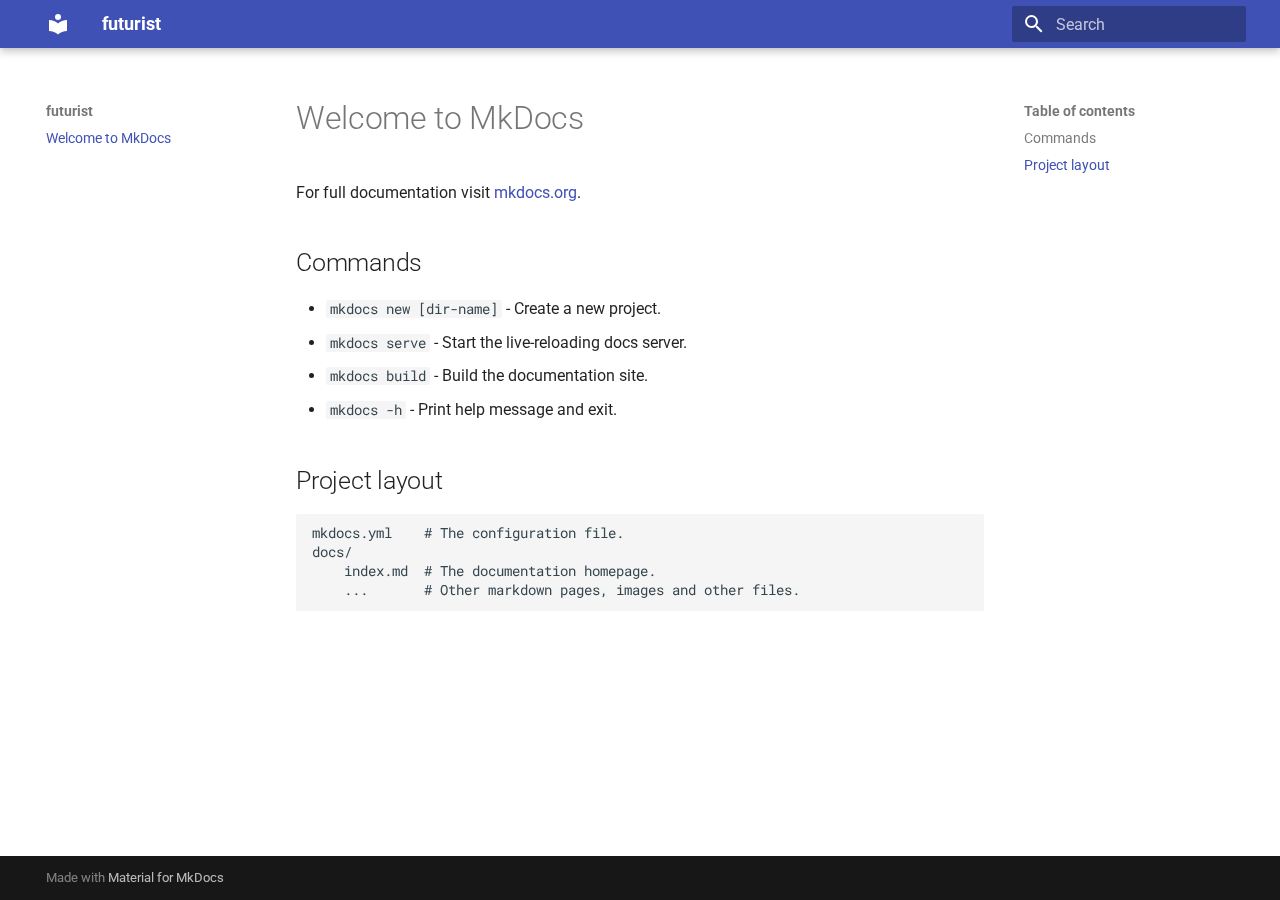
<file: site/index.html>
<!doctype html>
<html lang="en" class="no-js">
  <head>
    
      <meta charset="utf-8">
      <meta name="viewport" content="width=device-width,initial-scale=1">
      
      
      
        <link rel="canonical" href="https://docs.futurist.io/">
      
      
      
      
      <link rel="icon" href="assets/images/favicon.png">
      <meta name="generator" content="mkdocs-1.6.1, mkdocs-material-9.5.50">
    
    
      
        <title>futurist</title>
      
    
    
      <link rel="stylesheet" href="assets/stylesheets/main.a40c8224.min.css">
      
      


    
    
      
    
    
      
        
        
        <link rel="preconnect" href="https://fonts.gstatic.com" crossorigin>
        <link rel="stylesheet" href="https://fonts.googleapis.com/css?family=Roboto:300,300i,400,400i,700,700i%7CRoboto+Mono:400,400i,700,700i&display=fallback">
        <style>:root{--md-text-font:"Roboto";--md-code-font:"Roboto Mono"}</style>
      
    
    
    <script>__md_scope=new URL(".",location),__md_hash=e=>[...e].reduce(((e,_)=>(e<<5)-e+_.charCodeAt(0)),0),__md_get=(e,_=localStorage,t=__md_scope)=>JSON.parse(_.getItem(t.pathname+"."+e)),__md_set=(e,_,t=localStorage,a=__md_scope)=>{try{t.setItem(a.pathname+"."+e,JSON.stringify(_))}catch(e){}}</script>
    
      

    
    
    
  </head>
  
  
    <body dir="ltr">
  
    
    <input class="md-toggle" data-md-toggle="drawer" type="checkbox" id="__drawer" autocomplete="off">
    <input class="md-toggle" data-md-toggle="search" type="checkbox" id="__search" autocomplete="off">
    <label class="md-overlay" for="__drawer"></label>
    <div data-md-component="skip">
      
        
        <a href="#welcome-to-mkdocs" class="md-skip">
          Skip to content
        </a>
      
    </div>
    <div data-md-component="announce">
      
    </div>
    
    
      

  

<header class="md-header md-header--shadow" data-md-component="header">
  <nav class="md-header__inner md-grid" aria-label="Header">
    <a href="." title="futurist" class="md-header__button md-logo" aria-label="futurist" data-md-component="logo">
      
  
  <svg xmlns="http://www.w3.org/2000/svg" viewBox="0 0 24 24"><path d="M12 8a3 3 0 0 0 3-3 3 3 0 0 0-3-3 3 3 0 0 0-3 3 3 3 0 0 0 3 3m0 3.54C9.64 9.35 6.5 8 3 8v11c3.5 0 6.64 1.35 9 3.54 2.36-2.19 5.5-3.54 9-3.54V8c-3.5 0-6.64 1.35-9 3.54"/></svg>

    </a>
    <label class="md-header__button md-icon" for="__drawer">
      
      <svg xmlns="http://www.w3.org/2000/svg" viewBox="0 0 24 24"><path d="M3 6h18v2H3zm0 5h18v2H3zm0 5h18v2H3z"/></svg>
    </label>
    <div class="md-header__title" data-md-component="header-title">
      <div class="md-header__ellipsis">
        <div class="md-header__topic">
          <span class="md-ellipsis">
            futurist
          </span>
        </div>
        <div class="md-header__topic" data-md-component="header-topic">
          <span class="md-ellipsis">
            
              Welcome to MkDocs
            
          </span>
        </div>
      </div>
    </div>
    
    
      <script>var palette=__md_get("__palette");if(palette&&palette.color){if("(prefers-color-scheme)"===palette.color.media){var media=matchMedia("(prefers-color-scheme: light)"),input=document.querySelector(media.matches?"[data-md-color-media='(prefers-color-scheme: light)']":"[data-md-color-media='(prefers-color-scheme: dark)']");palette.color.media=input.getAttribute("data-md-color-media"),palette.color.scheme=input.getAttribute("data-md-color-scheme"),palette.color.primary=input.getAttribute("data-md-color-primary"),palette.color.accent=input.getAttribute("data-md-color-accent")}for(var[key,value]of Object.entries(palette.color))document.body.setAttribute("data-md-color-"+key,value)}</script>
    
    
    
      <label class="md-header__button md-icon" for="__search">
        
        <svg xmlns="http://www.w3.org/2000/svg" viewBox="0 0 24 24"><path d="M9.5 3A6.5 6.5 0 0 1 16 9.5c0 1.61-.59 3.09-1.56 4.23l.27.27h.79l5 5-1.5 1.5-5-5v-.79l-.27-.27A6.52 6.52 0 0 1 9.5 16 6.5 6.5 0 0 1 3 9.5 6.5 6.5 0 0 1 9.5 3m0 2C7 5 5 7 5 9.5S7 14 9.5 14 14 12 14 9.5 12 5 9.5 5"/></svg>
      </label>
      <div class="md-search" data-md-component="search" role="dialog">
  <label class="md-search__overlay" for="__search"></label>
  <div class="md-search__inner" role="search">
    <form class="md-search__form" name="search">
      <input type="text" class="md-search__input" name="query" aria-label="Search" placeholder="Search" autocapitalize="off" autocorrect="off" autocomplete="off" spellcheck="false" data-md-component="search-query" required>
      <label class="md-search__icon md-icon" for="__search">
        
        <svg xmlns="http://www.w3.org/2000/svg" viewBox="0 0 24 24"><path d="M9.5 3A6.5 6.5 0 0 1 16 9.5c0 1.61-.59 3.09-1.56 4.23l.27.27h.79l5 5-1.5 1.5-5-5v-.79l-.27-.27A6.52 6.52 0 0 1 9.5 16 6.5 6.5 0 0 1 3 9.5 6.5 6.5 0 0 1 9.5 3m0 2C7 5 5 7 5 9.5S7 14 9.5 14 14 12 14 9.5 12 5 9.5 5"/></svg>
        
        <svg xmlns="http://www.w3.org/2000/svg" viewBox="0 0 24 24"><path d="M20 11v2H8l5.5 5.5-1.42 1.42L4.16 12l7.92-7.92L13.5 5.5 8 11z"/></svg>
      </label>
      <nav class="md-search__options" aria-label="Search">
        
        <button type="reset" class="md-search__icon md-icon" title="Clear" aria-label="Clear" tabindex="-1">
          
          <svg xmlns="http://www.w3.org/2000/svg" viewBox="0 0 24 24"><path d="M19 6.41 17.59 5 12 10.59 6.41 5 5 6.41 10.59 12 5 17.59 6.41 19 12 13.41 17.59 19 19 17.59 13.41 12z"/></svg>
        </button>
      </nav>
      
    </form>
    <div class="md-search__output">
      <div class="md-search__scrollwrap" tabindex="0" data-md-scrollfix>
        <div class="md-search-result" data-md-component="search-result">
          <div class="md-search-result__meta">
            Initializing search
          </div>
          <ol class="md-search-result__list" role="presentation"></ol>
        </div>
      </div>
    </div>
  </div>
</div>
    
    
  </nav>
  
</header>
    
    <div class="md-container" data-md-component="container">
      
      
        
          
        
      
      <main class="md-main" data-md-component="main">
        <div class="md-main__inner md-grid">
          
            
              
              <div class="md-sidebar md-sidebar--primary" data-md-component="sidebar" data-md-type="navigation" >
                <div class="md-sidebar__scrollwrap">
                  <div class="md-sidebar__inner">
                    



<nav class="md-nav md-nav--primary" aria-label="Navigation" data-md-level="0">
  <label class="md-nav__title" for="__drawer">
    <a href="." title="futurist" class="md-nav__button md-logo" aria-label="futurist" data-md-component="logo">
      
  
  <svg xmlns="http://www.w3.org/2000/svg" viewBox="0 0 24 24"><path d="M12 8a3 3 0 0 0 3-3 3 3 0 0 0-3-3 3 3 0 0 0-3 3 3 3 0 0 0 3 3m0 3.54C9.64 9.35 6.5 8 3 8v11c3.5 0 6.64 1.35 9 3.54 2.36-2.19 5.5-3.54 9-3.54V8c-3.5 0-6.64 1.35-9 3.54"/></svg>

    </a>
    futurist
  </label>
  
  <ul class="md-nav__list" data-md-scrollfix>
    
      
      
  
  
    
  
  
  
    <li class="md-nav__item md-nav__item--active">
      
      <input class="md-nav__toggle md-toggle" type="checkbox" id="__toc">
      
      
        
      
      
        <label class="md-nav__link md-nav__link--active" for="__toc">
          
  
  <span class="md-ellipsis">
    Welcome to MkDocs
  </span>
  

          <span class="md-nav__icon md-icon"></span>
        </label>
      
      <a href="." class="md-nav__link md-nav__link--active">
        
  
  <span class="md-ellipsis">
    Welcome to MkDocs
  </span>
  

      </a>
      
        

<nav class="md-nav md-nav--secondary" aria-label="Table of contents">
  
  
  
    
  
  
    <label class="md-nav__title" for="__toc">
      <span class="md-nav__icon md-icon"></span>
      Table of contents
    </label>
    <ul class="md-nav__list" data-md-component="toc" data-md-scrollfix>
      
        <li class="md-nav__item">
  <a href="#commands" class="md-nav__link">
    <span class="md-ellipsis">
      Commands
    </span>
  </a>
  
</li>
      
        <li class="md-nav__item">
  <a href="#project-layout" class="md-nav__link">
    <span class="md-ellipsis">
      Project layout
    </span>
  </a>
  
</li>
      
    </ul>
  
</nav>
      
    </li>
  

    
  </ul>
</nav>
                  </div>
                </div>
              </div>
            
            
              
              <div class="md-sidebar md-sidebar--secondary" data-md-component="sidebar" data-md-type="toc" >
                <div class="md-sidebar__scrollwrap">
                  <div class="md-sidebar__inner">
                    

<nav class="md-nav md-nav--secondary" aria-label="Table of contents">
  
  
  
    
  
  
    <label class="md-nav__title" for="__toc">
      <span class="md-nav__icon md-icon"></span>
      Table of contents
    </label>
    <ul class="md-nav__list" data-md-component="toc" data-md-scrollfix>
      
        <li class="md-nav__item">
  <a href="#commands" class="md-nav__link">
    <span class="md-ellipsis">
      Commands
    </span>
  </a>
  
</li>
      
        <li class="md-nav__item">
  <a href="#project-layout" class="md-nav__link">
    <span class="md-ellipsis">
      Project layout
    </span>
  </a>
  
</li>
      
    </ul>
  
</nav>
                  </div>
                </div>
              </div>
            
          
          
            <div class="md-content" data-md-component="content">
              <article class="md-content__inner md-typeset">
                
                  


<h1 id="welcome-to-mkdocs">Welcome to MkDocs</h1>
<p>For full documentation visit <a href="https://www.mkdocs.org">mkdocs.org</a>.</p>
<h2 id="commands">Commands</h2>
<ul>
<li><code>mkdocs new [dir-name]</code> - Create a new project.</li>
<li><code>mkdocs serve</code> - Start the live-reloading docs server.</li>
<li><code>mkdocs build</code> - Build the documentation site.</li>
<li><code>mkdocs -h</code> - Print help message and exit.</li>
</ul>
<h2 id="project-layout">Project layout</h2>
<pre><code>mkdocs.yml    # The configuration file.
docs/
    index.md  # The documentation homepage.
    ...       # Other markdown pages, images and other files.
</code></pre>












                
              </article>
            </div>
          
          
<script>var target=document.getElementById(location.hash.slice(1));target&&target.name&&(target.checked=target.name.startsWith("__tabbed_"))</script>
        </div>
        
      </main>
      
        <footer class="md-footer">
  
  <div class="md-footer-meta md-typeset">
    <div class="md-footer-meta__inner md-grid">
      <div class="md-copyright">
  
  
    Made with
    <a href="https://squidfunk.github.io/mkdocs-material/" target="_blank" rel="noopener">
      Material for MkDocs
    </a>
  
</div>
      
    </div>
  </div>
</footer>
      
    </div>
    <div class="md-dialog" data-md-component="dialog">
      <div class="md-dialog__inner md-typeset"></div>
    </div>
    
    
    <script id="__config" type="application/json">{"base": ".", "features": [], "search": "assets/javascripts/workers/search.f8cc74c7.min.js", "translations": {"clipboard.copied": "Copied to clipboard", "clipboard.copy": "Copy to clipboard", "search.result.more.one": "1 more on this page", "search.result.more.other": "# more on this page", "search.result.none": "No matching documents", "search.result.one": "1 matching document", "search.result.other": "# matching documents", "search.result.placeholder": "Type to start searching", "search.result.term.missing": "Missing", "select.version": "Select version"}}</script>
    
    
      <script src="assets/javascripts/bundle.60a45f97.min.js"></script>
      
    
  </body>
</html>
</file>
<file: site/assets/stylesheets/main.a40c8224.min.css>
@charset "UTF-8";html{-webkit-text-size-adjust:none;-moz-text-size-adjust:none;text-size-adjust:none;box-sizing:border-box}*,:after,:before{box-sizing:inherit}@media (prefers-reduced-motion){*,:after,:before{transition:none!important}}body{margin:0}a,button,input,label{-webkit-tap-highlight-color:transparent}a{color:inherit;text-decoration:none}hr{border:0;box-sizing:initial;display:block;height:.05rem;overflow:visible;padding:0}small{font-size:80%}sub,sup{line-height:1em}img{border-style:none}table{border-collapse:initial;border-spacing:0}td,th{font-weight:400;vertical-align:top}button{background:#0000;border:0;font-family:inherit;font-size:inherit;margin:0;padding:0}input{border:0;outline:none}:root{--md-primary-fg-color:#4051b5;--md-primary-fg-color--light:#5d6cc0;--md-primary-fg-color--dark:#303fa1;--md-primary-bg-color:#fff;--md-primary-bg-color--light:#ffffffb3;--md-accent-fg-color:#526cfe;--md-accent-fg-color--transparent:#526cfe1a;--md-accent-bg-color:#fff;--md-accent-bg-color--light:#ffffffb3}[data-md-color-scheme=default]{color-scheme:light}[data-md-color-scheme=default] img[src$="#gh-dark-mode-only"],[data-md-color-scheme=default] img[src$="#only-dark"]{display:none}:root,[data-md-color-scheme=default]{--md-hue:225deg;--md-default-fg-color:#000000de;--md-default-fg-color--light:#0000008a;--md-default-fg-color--lighter:#00000052;--md-default-fg-color--lightest:#00000012;--md-default-bg-color:#fff;--md-default-bg-color--light:#ffffffb3;--md-default-bg-color--lighter:#ffffff4d;--md-default-bg-color--lightest:#ffffff1f;--md-code-fg-color:#36464e;--md-code-bg-color:#f5f5f5;--md-code-hl-color:#4287ff;--md-code-hl-color--light:#4287ff1a;--md-code-hl-number-color:#d52a2a;--md-code-hl-special-color:#db1457;--md-code-hl-function-color:#a846b9;--md-code-hl-constant-color:#6e59d9;--md-code-hl-keyword-color:#3f6ec6;--md-code-hl-string-color:#1c7d4d;--md-code-hl-name-color:var(--md-code-fg-color);--md-code-hl-operator-color:var(--md-default-fg-color--light);--md-code-hl-punctuation-color:var(--md-default-fg-color--light);--md-code-hl-comment-color:var(--md-default-fg-color--light);--md-code-hl-generic-color:var(--md-default-fg-color--light);--md-code-hl-variable-color:var(--md-default-fg-color--light);--md-typeset-color:var(--md-default-fg-color);--md-typeset-a-color:var(--md-primary-fg-color);--md-typeset-del-color:#f5503d26;--md-typeset-ins-color:#0bd57026;--md-typeset-kbd-color:#fafafa;--md-typeset-kbd-accent-color:#fff;--md-typeset-kbd-border-color:#b8b8b8;--md-typeset-mark-color:#ffff0080;--md-typeset-table-color:#0000001f;--md-typeset-table-color--light:rgba(0,0,0,.035);--md-admonition-fg-color:var(--md-default-fg-color);--md-admonition-bg-color:var(--md-default-bg-color);--md-warning-fg-color:#000000de;--md-warning-bg-color:#ff9;--md-footer-fg-color:#fff;--md-footer-fg-color--light:#ffffffb3;--md-footer-fg-color--lighter:#ffffff73;--md-footer-bg-color:#000000de;--md-footer-bg-color--dark:#00000052;--md-shadow-z1:0 0.2rem 0.5rem #0000000d,0 0 0.05rem #0000001a;--md-shadow-z2:0 0.2rem 0.5rem #0000001a,0 0 0.05rem #00000040;--md-shadow-z3:0 0.2rem 0.5rem #0003,0 0 0.05rem #00000059}.md-icon svg{fill:currentcolor;display:block;height:1.2rem;width:1.2rem}body{-webkit-font-smoothing:antialiased;-moz-osx-font-smoothing:grayscale;--md-text-font-family:var(--md-text-font,_),-apple-system,BlinkMacSystemFont,Helvetica,Arial,sans-serif;--md-code-font-family:var(--md-code-font,_),SFMono-Regular,Consolas,Menlo,monospace}aside,body,input{font-feature-settings:"kern","liga";color:var(--md-typeset-color);font-family:var(--md-text-font-family)}code,kbd,pre{font-feature-settings:"kern";font-family:var(--md-code-font-family)}:root{--md-typeset-table-sort-icon:url('data:image/svg+xml;charset=utf-8,<svg xmlns="http://www.w3.org/2000/svg" viewBox="0 0 24 24"><path d="m18 21-4-4h3V7h-3l4-4 4 4h-3v10h3M2 19v-2h10v2M2 13v-2h7v2M2 7V5h4v2z"/></svg>');--md-typeset-table-sort-icon--asc:url('data:image/svg+xml;charset=utf-8,<svg xmlns="http://www.w3.org/2000/svg" viewBox="0 0 24 24"><path d="M19 17h3l-4 4-4-4h3V3h2M2 17h10v2H2M6 5v2H2V5m0 6h7v2H2z"/></svg>');--md-typeset-table-sort-icon--desc:url('data:image/svg+xml;charset=utf-8,<svg xmlns="http://www.w3.org/2000/svg" viewBox="0 0 24 24"><path d="M19 7h3l-4-4-4 4h3v14h2M2 17h10v2H2M6 5v2H2V5m0 6h7v2H2z"/></svg>')}.md-typeset{-webkit-print-color-adjust:exact;color-adjust:exact;font-size:.8rem;line-height:1.6}@media print{.md-typeset{font-size:.68rem}}.md-typeset blockquote,.md-typeset dl,.md-typeset figure,.md-typeset ol,.md-typeset pre,.md-typeset ul{margin-bottom:1em;margin-top:1em}.md-typeset h1{color:var(--md-default-fg-color--light);font-size:2em;line-height:1.3;margin:0 0 1.25em}.md-typeset h1,.md-typeset h2{font-weight:300;letter-spacing:-.01em}.md-typeset h2{font-size:1.5625em;line-height:1.4;margin:1.6em 0 .64em}.md-typeset h3{font-size:1.25em;font-weight:400;letter-spacing:-.01em;line-height:1.5;margin:1.6em 0 .8em}.md-typeset h2+h3{margin-top:.8em}.md-typeset h4{font-weight:700;letter-spacing:-.01em;margin:1em 0}.md-typeset h5,.md-typeset h6{color:var(--md-default-fg-color--light);font-size:.8em;font-weight:700;letter-spacing:-.01em;margin:1.25em 0}.md-typeset h5{text-transform:uppercase}.md-typeset h5 code{text-transform:none}.md-typeset hr{border-bottom:.05rem solid var(--md-default-fg-color--lightest);display:flow-root;margin:1.5em 0}.md-typeset a{color:var(--md-typeset-a-color);word-break:break-word}.md-typeset a,.md-typeset a:before{transition:color 125ms}.md-typeset a:focus,.md-typeset a:hover{color:var(--md-accent-fg-color)}.md-typeset a:focus code,.md-typeset a:hover code{background-color:var(--md-accent-fg-color--transparent)}.md-typeset a code{color:currentcolor;transition:background-color 125ms}.md-typeset a.focus-visible{outline-color:var(--md-accent-fg-color);outline-offset:.2rem}.md-typeset code,.md-typeset kbd,.md-typeset pre{color:var(--md-code-fg-color);direction:ltr;font-variant-ligatures:none}@media print{.md-typeset code,.md-typeset kbd,.md-typeset pre{white-space:pre-wrap}}.md-typeset code{background-color:var(--md-code-bg-color);border-radius:.1rem;-webkit-box-decoration-break:clone;box-decoration-break:clone;font-size:.85em;padding:0 .2941176471em;word-break:break-word}.md-typeset code:not(.focus-visible){-webkit-tap-highlight-color:transparent;outline:none}.md-typeset pre{display:flow-root;line-height:1.4;position:relative}.md-typeset pre>code{-webkit-box-decoration-break:slice;box-decoration-break:slice;box-shadow:none;display:block;margin:0;outline-color:var(--md-accent-fg-color);overflow:auto;padding:.7720588235em 1.1764705882em;scrollbar-color:var(--md-default-fg-color--lighter) #0000;scrollbar-width:thin;touch-action:auto;word-break:normal}.md-typeset pre>code:hover{scrollbar-color:var(--md-accent-fg-color) #0000}.md-typeset pre>code::-webkit-scrollbar{height:.2rem;width:.2rem}.md-typeset pre>code::-webkit-scrollbar-thumb{background-color:var(--md-default-fg-color--lighter)}.md-typeset pre>code::-webkit-scrollbar-thumb:hover{background-color:var(--md-accent-fg-color)}.md-typeset kbd{background-color:var(--md-typeset-kbd-color);border-radius:.1rem;box-shadow:0 .1rem 0 .05rem var(--md-typeset-kbd-border-color),0 .1rem 0 var(--md-typeset-kbd-border-color),0 -.1rem .2rem var(--md-typeset-kbd-accent-color) inset;color:var(--md-default-fg-color);display:inline-block;font-size:.75em;padding:0 .6666666667em;vertical-align:text-top;word-break:break-word}.md-typeset mark{background-color:var(--md-typeset-mark-color);-webkit-box-decoration-break:clone;box-decoration-break:clone;color:inherit;word-break:break-word}.md-typeset abbr{border-bottom:.05rem dotted var(--md-default-fg-color--light);cursor:help;text-decoration:none}.md-typeset small{opacity:.75}[dir=ltr] .md-typeset sub,[dir=ltr] .md-typeset sup{margin-left:.078125em}[dir=rtl] .md-typeset sub,[dir=rtl] .md-typeset sup{margin-right:.078125em}[dir=ltr] .md-typeset blockquote{padding-left:.6rem}[dir=rtl] .md-typeset blockquote{padding-right:.6rem}[dir=ltr] .md-typeset blockquote{border-left:.2rem solid var(--md-default-fg-color--lighter)}[dir=rtl] .md-typeset blockquote{border-right:.2rem solid var(--md-default-fg-color--lighter)}.md-typeset blockquote{color:var(--md-default-fg-color--light);margin-left:0;margin-right:0}.md-typeset ul{list-style-type:disc}.md-typeset ul[type]{list-style-type:revert-layer}[dir=ltr] .md-typeset ol,[dir=ltr] .md-typeset ul{margin-left:.625em}[dir=rtl] .md-typeset ol,[dir=rtl] .md-typeset ul{margin-right:.625em}.md-typeset ol,.md-typeset ul{padding:0}.md-typeset ol:not([hidden]),.md-typeset ul:not([hidden]){display:flow-root}.md-typeset ol ol,.md-typeset ul ol{list-style-type:lower-alpha}.md-typeset ol ol ol,.md-typeset ul ol ol{list-style-type:lower-roman}.md-typeset ol ol ol ol,.md-typeset ul ol ol ol{list-style-type:upper-alpha}.md-typeset ol ol ol ol ol,.md-typeset ul ol ol ol ol{list-style-type:upper-roman}.md-typeset ol[type],.md-typeset ul[type]{list-style-type:revert-layer}[dir=ltr] .md-typeset ol li,[dir=ltr] .md-typeset ul li{margin-left:1.25em}[dir=rtl] .md-typeset ol li,[dir=rtl] .md-typeset ul li{margin-right:1.25em}.md-typeset ol li,.md-typeset ul li{margin-bottom:.5em}.md-typeset ol li blockquote,.md-typeset ol li p,.md-typeset ul li blockquote,.md-typeset ul li p{margin:.5em 0}.md-typeset ol li:last-child,.md-typeset ul li:last-child{margin-bottom:0}[dir=ltr] .md-typeset ol li ol,[dir=ltr] .md-typeset ol li ul,[dir=ltr] .md-typeset ul li ol,[dir=ltr] .md-typeset ul li ul{margin-left:.625em}[dir=rtl] .md-typeset ol li ol,[dir=rtl] .md-typeset ol li ul,[dir=rtl] .md-typeset ul li ol,[dir=rtl] .md-typeset ul li ul{margin-right:.625em}.md-typeset ol li ol,.md-typeset ol li ul,.md-typeset ul li ol,.md-typeset ul li ul{margin-bottom:.5em;margin-top:.5em}[dir=ltr] .md-typeset dd{margin-left:1.875em}[dir=rtl] .md-typeset dd{margin-right:1.875em}.md-typeset dd{margin-bottom:1.5em;margin-top:1em}.md-typeset img,.md-typeset svg,.md-typeset video{height:auto;max-width:100%}.md-typeset img[align=left]{margin:1em 1em 1em 0}.md-typeset img[align=right]{margin:1em 0 1em 1em}.md-typeset img[align]:only-child{margin-top:0}.md-typeset figure{display:flow-root;margin:1em auto;max-width:100%;text-align:center;width:-moz-fit-content;width:fit-content}.md-typeset figure img{display:block;margin:0 auto}.md-typeset figcaption{font-style:italic;margin:1em auto;max-width:24rem}.md-typeset iframe{max-width:100%}.md-typeset table:not([class]){background-color:var(--md-default-bg-color);border:.05rem solid var(--md-typeset-table-color);border-radius:.1rem;display:inline-block;font-size:.64rem;max-width:100%;overflow:auto;touch-action:auto}@media print{.md-typeset table:not([class]){display:table}}.md-typeset table:not([class])+*{margin-top:1.5em}.md-typeset table:not([class]) td>:first-child,.md-typeset table:not([class]) th>:first-child{margin-top:0}.md-typeset table:not([class]) td>:last-child,.md-typeset table:not([class]) th>:last-child{margin-bottom:0}.md-typeset table:not([class]) td:not([align]),.md-typeset table:not([class]) th:not([align]){text-align:left}[dir=rtl] .md-typeset table:not([class]) td:not([align]),[dir=rtl] .md-typeset table:not([class]) th:not([align]){text-align:right}.md-typeset table:not([class]) th{font-weight:700;min-width:5rem;padding:.9375em 1.25em;vertical-align:top}.md-typeset table:not([class]) td{border-top:.05rem solid var(--md-typeset-table-color);padding:.9375em 1.25em;vertical-align:top}.md-typeset table:not([class]) tbody tr{transition:background-color 125ms}.md-typeset table:not([class]) tbody tr:hover{background-color:var(--md-typeset-table-color--light);box-shadow:0 .05rem 0 var(--md-default-bg-color) inset}.md-typeset table:not([class]) a{word-break:normal}.md-typeset table th[role=columnheader]{cursor:pointer}[dir=ltr] .md-typeset table th[role=columnheader]:after{margin-left:.5em}[dir=rtl] .md-typeset table th[role=columnheader]:after{margin-right:.5em}.md-typeset table th[role=columnheader]:after{content:"";display:inline-block;height:1.2em;-webkit-mask-image:var(--md-typeset-table-sort-icon);mask-image:var(--md-typeset-table-sort-icon);-webkit-mask-repeat:no-repeat;mask-repeat:no-repeat;-webkit-mask-size:contain;mask-size:contain;transition:background-color 125ms;vertical-align:text-bottom;width:1.2em}.md-typeset table th[role=columnheader]:hover:after{background-color:var(--md-default-fg-color--lighter)}.md-typeset table th[role=columnheader][aria-sort=ascending]:after{background-color:var(--md-default-fg-color--light);-webkit-mask-image:var(--md-typeset-table-sort-icon--asc);mask-image:var(--md-typeset-table-sort-icon--asc)}.md-typeset table th[role=columnheader][aria-sort=descending]:after{background-color:var(--md-default-fg-color--light);-webkit-mask-image:var(--md-typeset-table-sort-icon--desc);mask-image:var(--md-typeset-table-sort-icon--desc)}.md-typeset__scrollwrap{margin:1em -.8rem;overflow-x:auto;touch-action:auto}.md-typeset__table{display:inline-block;margin-bottom:.5em;padding:0 .8rem}@media print{.md-typeset__table{display:block}}html .md-typeset__table table{display:table;margin:0;overflow:hidden;width:100%}@media screen and (max-width:44.984375em){.md-content__inner>pre{margin:1em -.8rem}.md-content__inner>pre code{border-radius:0}}.md-typeset .md-author{border-radius:100%;display:block;flex-shrink:0;height:1.6rem;overflow:hidden;position:relative;transition:color 125ms,transform 125ms;width:1.6rem}.md-typeset .md-author img{display:block}.md-typeset .md-author--more{background:var(--md-default-fg-color--lightest);color:var(--md-default-fg-color--lighter);font-size:.6rem;font-weight:700;line-height:1.6rem;text-align:center}.md-typeset .md-author--long{height:2.4rem;width:2.4rem}.md-typeset a.md-author{transform:scale(1)}.md-typeset a.md-author img{border-radius:100%;filter:grayscale(100%) opacity(75%);transition:filter 125ms}.md-typeset a.md-author:focus,.md-typeset a.md-author:hover{transform:scale(1.1);z-index:1}.md-typeset a.md-author:focus img,.md-typeset a.md-author:hover img{filter:grayscale(0)}.md-banner{background-color:var(--md-footer-bg-color);color:var(--md-footer-fg-color);overflow:auto}@media print{.md-banner{display:none}}.md-banner--warning{background-color:var(--md-warning-bg-color);color:var(--md-warning-fg-color)}.md-banner__inner{font-size:.7rem;margin:.6rem auto;padding:0 .8rem}[dir=ltr] .md-banner__button{float:right}[dir=rtl] .md-banner__button{float:left}.md-banner__button{color:inherit;cursor:pointer;transition:opacity .25s}.no-js .md-banner__button{display:none}.md-banner__button:hover{opacity:.7}html{font-size:125%;height:100%;overflow-x:hidden}@media screen and (min-width:100em){html{font-size:137.5%}}@media screen and (min-width:125em){html{font-size:150%}}body{background-color:var(--md-default-bg-color);display:flex;flex-direction:column;font-size:.5rem;min-height:100%;position:relative;width:100%}@media print{body{display:block}}@media screen and (max-width:59.984375em){body[data-md-scrolllock]{position:fixed}}.md-grid{margin-left:auto;margin-right:auto;max-width:61rem}.md-container{display:flex;flex-direction:column;flex-grow:1}@media print{.md-container{display:block}}.md-main{flex-grow:1}.md-main__inner{display:flex;height:100%;margin-top:1.5rem}.md-ellipsis{overflow:hidden;text-overflow:ellipsis}.md-toggle{display:none}.md-option{height:0;opacity:0;position:absolute;width:0}.md-option:checked+label:not([hidden]){display:block}.md-option.focus-visible+label{outline-color:var(--md-accent-fg-color);outline-style:auto}.md-skip{background-color:var(--md-default-fg-color);border-radius:.1rem;color:var(--md-default-bg-color);font-size:.64rem;margin:.5rem;opacity:0;outline-color:var(--md-accent-fg-color);padding:.3rem .5rem;position:fixed;transform:translateY(.4rem);z-index:-1}.md-skip:focus{opacity:1;transform:translateY(0);transition:transform .25s cubic-bezier(.4,0,.2,1),opacity 175ms 75ms;z-index:10}@page{margin:25mm}:root{--md-clipboard-icon:url('data:image/svg+xml;charset=utf-8,<svg xmlns="http://www.w3.org/2000/svg" viewBox="0 0 24 24"><path d="M19 21H8V7h11m0-2H8a2 2 0 0 0-2 2v14a2 2 0 0 0 2 2h11a2 2 0 0 0 2-2V7a2 2 0 0 0-2-2m-3-4H4a2 2 0 0 0-2 2v14h2V3h12z"/></svg>')}.md-clipboard{border-radius:.1rem;color:var(--md-default-fg-color--lightest);cursor:pointer;height:1.5em;outline-color:var(--md-accent-fg-color);outline-offset:.1rem;position:absolute;right:.5em;top:.5em;transition:color .25s;width:1.5em;z-index:1}@media print{.md-clipboard{display:none}}.md-clipboard:not(.focus-visible){-webkit-tap-highlight-color:transparent;outline:none}:hover>.md-clipboard{color:var(--md-default-fg-color--light)}.md-clipboard:focus,.md-clipboard:hover{color:var(--md-accent-fg-color)}.md-clipboard:after{background-color:currentcolor;content:"";display:block;height:1.125em;margin:0 auto;-webkit-mask-image:var(--md-clipboard-icon);mask-image:var(--md-clipboard-icon);-webkit-mask-position:center;mask-position:center;-webkit-mask-repeat:no-repeat;mask-repeat:no-repeat;-webkit-mask-size:contain;mask-size:contain;width:1.125em}.md-clipboard--inline{cursor:pointer}.md-clipboard--inline code{transition:color .25s,background-color .25s}.md-clipboard--inline:focus code,.md-clipboard--inline:hover code{background-color:var(--md-accent-fg-color--transparent);color:var(--md-accent-fg-color)}.md-typeset .md-code__content{display:grid}@keyframes consent{0%{opacity:0;transform:translateY(100%)}to{opacity:1;transform:translateY(0)}}@keyframes overlay{0%{opacity:0}to{opacity:1}}.md-consent__overlay{animation:overlay .25s both;-webkit-backdrop-filter:blur(.1rem);backdrop-filter:blur(.1rem);background-color:#0000008a;height:100%;opacity:1;position:fixed;top:0;width:100%;z-index:5}.md-consent__inner{animation:consent .5s cubic-bezier(.1,.7,.1,1) both;background-color:var(--md-default-bg-color);border:0;border-radius:.1rem;bottom:0;box-shadow:0 0 .2rem #0000001a,0 .2rem .4rem #0003;max-height:100%;overflow:auto;padding:0;position:fixed;width:100%;z-index:5}.md-consent__form{padding:.8rem}.md-consent__settings{display:none;margin:1em 0}input:checked+.md-consent__settings{display:block}.md-consent__controls{margin-bottom:.8rem}.md-typeset .md-consent__controls .md-button{display:inline}@media screen and (max-width:44.984375em){.md-typeset .md-consent__controls .md-button{display:block;margin-top:.4rem;text-align:center;width:100%}}.md-consent label{cursor:pointer}.md-content{flex-grow:1;min-width:0}.md-content__inner{margin:0 .8rem 1.2rem;padding-top:.6rem}@media screen and (min-width:76.25em){[dir=ltr] .md-sidebar--primary:not([hidden])~.md-content>.md-content__inner{margin-left:1.2rem}[dir=ltr] .md-sidebar--secondary:not([hidden])~.md-content>.md-content__inner,[dir=rtl] .md-sidebar--primary:not([hidden])~.md-content>.md-content__inner{margin-right:1.2rem}[dir=rtl] .md-sidebar--secondary:not([hidden])~.md-content>.md-content__inner{margin-left:1.2rem}}.md-content__inner:before{content:"";display:block;height:.4rem}.md-content__inner>:last-child{margin-bottom:0}[dir=ltr] .md-content__button{float:right}[dir=rtl] .md-content__button{float:left}[dir=ltr] .md-content__button{margin-left:.4rem}[dir=rtl] .md-content__button{margin-right:.4rem}.md-content__button{margin:.4rem 0;padding:0}@media print{.md-content__button{display:none}}.md-typeset .md-content__button{color:var(--md-default-fg-color--lighter)}.md-content__button svg{display:inline;vertical-align:top}[dir=rtl] .md-content__button svg{transform:scaleX(-1)}[dir=ltr] .md-dialog{right:.8rem}[dir=rtl] .md-dialog{left:.8rem}.md-dialog{background-color:var(--md-default-fg-color);border-radius:.1rem;bottom:.8rem;box-shadow:var(--md-shadow-z3);min-width:11.1rem;opacity:0;padding:.4rem .6rem;pointer-events:none;position:fixed;transform:translateY(100%);transition:transform 0ms .4s,opacity .4s;z-index:4}@media print{.md-dialog{display:none}}.md-dialog--active{opacity:1;pointer-events:auto;transform:translateY(0);transition:transform .4s cubic-bezier(.075,.85,.175,1),opacity .4s}.md-dialog__inner{color:var(--md-default-bg-color);font-size:.7rem}.md-feedback{margin:2em 0 1em;text-align:center}.md-feedback fieldset{border:none;margin:0;padding:0}.md-feedback__title{font-weight:700;margin:1em auto}.md-feedback__inner{position:relative}.md-feedback__list{display:flex;flex-wrap:wrap;place-content:baseline center;position:relative}.md-feedback__list:hover .md-icon:not(:disabled){color:var(--md-default-fg-color--lighter)}:disabled .md-feedback__list{min-height:1.8rem}.md-feedback__icon{color:var(--md-default-fg-color--light);cursor:pointer;flex-shrink:0;margin:0 .1rem;transition:color 125ms}.md-feedback__icon:not(:disabled).md-icon:hover{color:var(--md-accent-fg-color)}.md-feedback__icon:disabled{color:var(--md-default-fg-color--lightest);pointer-events:none}.md-feedback__note{opacity:0;position:relative;transform:translateY(.4rem);transition:transform .4s cubic-bezier(.1,.7,.1,1),opacity .15s}.md-feedback__note>*{margin:0 auto;max-width:16rem}:disabled .md-feedback__note{opacity:1;transform:translateY(0)}@media print{.md-feedback{display:none}}.md-footer{background-color:var(--md-footer-bg-color);color:var(--md-footer-fg-color)}@media print{.md-footer{display:none}}.md-footer__inner{justify-content:space-between;overflow:auto;padding:.2rem}.md-footer__inner:not([hidden]){display:flex}.md-footer__link{align-items:end;display:flex;flex-grow:0.01;margin-bottom:.4rem;margin-top:1rem;max-width:100%;outline-color:var(--md-accent-fg-color);overflow:hidden;transition:opacity .25s}.md-footer__link:focus,.md-footer__link:hover{opacity:.7}[dir=rtl] .md-footer__link svg{transform:scaleX(-1)}@media screen and (max-width:44.984375em){.md-footer__link--prev{flex-shrink:0}.md-footer__link--prev .md-footer__title{display:none}}[dir=ltr] .md-footer__link--next{margin-left:auto}[dir=rtl] .md-footer__link--next{margin-right:auto}.md-footer__link--next{text-align:right}[dir=rtl] .md-footer__link--next{text-align:left}.md-footer__title{flex-grow:1;font-size:.9rem;margin-bottom:.7rem;max-width:calc(100% - 2.4rem);padding:0 1rem;white-space:nowrap}.md-footer__button{margin:.2rem;padding:.4rem}.md-footer__direction{font-size:.64rem;opacity:.7}.md-footer-meta{background-color:var(--md-footer-bg-color--dark)}.md-footer-meta__inner{display:flex;flex-wrap:wrap;justify-content:space-between;padding:.2rem}html .md-footer-meta.md-typeset a{color:var(--md-footer-fg-color--light)}html .md-footer-meta.md-typeset a:focus,html .md-footer-meta.md-typeset a:hover{color:var(--md-footer-fg-color)}.md-copyright{color:var(--md-footer-fg-color--lighter);font-size:.64rem;margin:auto .6rem;padding:.4rem 0;width:100%}@media screen and (min-width:45em){.md-copyright{width:auto}}.md-copyright__highlight{color:var(--md-footer-fg-color--light)}.md-social{display:inline-flex;gap:.2rem;margin:0 .4rem;padding:.2rem 0 .6rem}@media screen and (min-width:45em){.md-social{padding:.6rem 0}}.md-social__link{display:inline-block;height:1.6rem;text-align:center;width:1.6rem}.md-social__link:before{line-height:1.9}.md-social__link svg{fill:currentcolor;max-height:.8rem;vertical-align:-25%}.md-typeset .md-button{border:.1rem solid;border-radius:.1rem;color:var(--md-primary-fg-color);cursor:pointer;display:inline-block;font-weight:700;padding:.625em 2em;transition:color 125ms,background-color 125ms,border-color 125ms}.md-typeset .md-button--primary{background-color:var(--md-primary-fg-color);border-color:var(--md-primary-fg-color);color:var(--md-primary-bg-color)}.md-typeset .md-button:focus,.md-typeset .md-button:hover{background-color:var(--md-accent-fg-color);border-color:var(--md-accent-fg-color);color:var(--md-accent-bg-color)}[dir=ltr] .md-typeset .md-input{border-top-left-radius:.1rem}[dir=ltr] .md-typeset .md-input,[dir=rtl] .md-typeset .md-input{border-top-right-radius:.1rem}[dir=rtl] .md-typeset .md-input{border-top-left-radius:.1rem}.md-typeset .md-input{border-bottom:.1rem solid var(--md-default-fg-color--lighter);box-shadow:var(--md-shadow-z1);font-size:.8rem;height:1.8rem;padding:0 .6rem;transition:border .25s,box-shadow .25s}.md-typeset .md-input:focus,.md-typeset .md-input:hover{border-bottom-color:var(--md-accent-fg-color);box-shadow:var(--md-shadow-z2)}.md-typeset .md-input--stretch{width:100%}.md-header{background-color:var(--md-primary-fg-color);box-shadow:0 0 .2rem #0000,0 .2rem .4rem #0000;color:var(--md-primary-bg-color);display:block;left:0;position:sticky;right:0;top:0;z-index:4}@media print{.md-header{display:none}}.md-header[hidden]{transform:translateY(-100%);transition:transform .25s cubic-bezier(.8,0,.6,1),box-shadow .25s}.md-header--shadow{box-shadow:0 0 .2rem #0000001a,0 .2rem .4rem #0003;transition:transform .25s cubic-bezier(.1,.7,.1,1),box-shadow .25s}.md-header__inner{align-items:center;display:flex;padding:0 .2rem}.md-header__button{color:currentcolor;cursor:pointer;margin:.2rem;outline-color:var(--md-accent-fg-color);padding:.4rem;position:relative;transition:opacity .25s;vertical-align:middle;z-index:1}.md-header__button:hover{opacity:.7}.md-header__button:not([hidden]){display:inline-block}.md-header__button:not(.focus-visible){-webkit-tap-highlight-color:transparent;outline:none}.md-header__button.md-logo{margin:.2rem;padding:.4rem}@media screen and (max-width:76.234375em){.md-header__button.md-logo{display:none}}.md-header__button.md-logo img,.md-header__button.md-logo svg{fill:currentcolor;display:block;height:1.2rem;width:auto}@media screen and (min-width:60em){.md-header__button[for=__search]{display:none}}.no-js .md-header__button[for=__search]{display:none}[dir=rtl] .md-header__button[for=__search] svg{transform:scaleX(-1)}@media screen and (min-width:76.25em){.md-header__button[for=__drawer]{display:none}}.md-header__topic{display:flex;max-width:100%;position:absolute;transition:transform .4s cubic-bezier(.1,.7,.1,1),opacity .15s;white-space:nowrap}.md-header__topic+.md-header__topic{opacity:0;pointer-events:none;transform:translateX(1.25rem);transition:transform .4s cubic-bezier(1,.7,.1,.1),opacity .15s;z-index:-1}[dir=rtl] .md-header__topic+.md-header__topic{transform:translateX(-1.25rem)}.md-header__topic:first-child{font-weight:700}[dir=ltr] .md-header__title{margin-left:1rem;margin-right:.4rem}[dir=rtl] .md-header__title{margin-left:.4rem;margin-right:1rem}.md-header__title{flex-grow:1;font-size:.9rem;height:2.4rem;line-height:2.4rem}.md-header__title--active .md-header__topic{opacity:0;pointer-events:none;transform:translateX(-1.25rem);transition:transform .4s cubic-bezier(1,.7,.1,.1),opacity .15s;z-index:-1}[dir=rtl] .md-header__title--active .md-header__topic{transform:translateX(1.25rem)}.md-header__title--active .md-header__topic+.md-header__topic{opacity:1;pointer-events:auto;transform:translateX(0);transition:transform .4s cubic-bezier(.1,.7,.1,1),opacity .15s;z-index:0}.md-header__title>.md-header__ellipsis{height:100%;position:relative;width:100%}.md-header__option{display:flex;flex-shrink:0;max-width:100%;transition:max-width 0ms .25s,opacity .25s .25s;white-space:nowrap}[data-md-toggle=search]:checked~.md-header .md-header__option{max-width:0;opacity:0;transition:max-width 0ms,opacity 0ms}.md-header__option>input{bottom:0}.md-header__source{display:none}@media screen and (min-width:60em){[dir=ltr] .md-header__source{margin-left:1rem}[dir=rtl] .md-header__source{margin-right:1rem}.md-header__source{display:block;max-width:11.7rem;width:11.7rem}}@media screen and (min-width:76.25em){[dir=ltr] .md-header__source{margin-left:1.4rem}[dir=rtl] .md-header__source{margin-right:1.4rem}}.md-meta{color:var(--md-default-fg-color--light);font-size:.7rem;line-height:1.3}.md-meta__list{display:inline-flex;flex-wrap:wrap;list-style:none;margin:0;padding:0}.md-meta__item:not(:last-child):after{content:"·";margin-left:.2rem;margin-right:.2rem}.md-meta__link{color:var(--md-typeset-a-color)}.md-meta__link:focus,.md-meta__link:hover{color:var(--md-accent-fg-color)}.md-draft{background-color:#ff1744;border-radius:.125em;color:#fff;display:inline-block;font-weight:700;padding-left:.5714285714em;padding-right:.5714285714em}:root{--md-nav-icon--prev:url('data:image/svg+xml;charset=utf-8,<svg xmlns="http://www.w3.org/2000/svg" viewBox="0 0 24 24"><path d="M20 11v2H8l5.5 5.5-1.42 1.42L4.16 12l7.92-7.92L13.5 5.5 8 11z"/></svg>');--md-nav-icon--next:url('data:image/svg+xml;charset=utf-8,<svg xmlns="http://www.w3.org/2000/svg" viewBox="0 0 24 24"><path d="M8.59 16.58 13.17 12 8.59 7.41 10 6l6 6-6 6z"/></svg>');--md-toc-icon:url('data:image/svg+xml;charset=utf-8,<svg xmlns="http://www.w3.org/2000/svg" viewBox="0 0 24 24"><path d="M3 9h14V7H3zm0 4h14v-2H3zm0 4h14v-2H3zm16 0h2v-2h-2zm0-10v2h2V7zm0 6h2v-2h-2z"/></svg>')}.md-nav{font-size:.7rem;line-height:1.3}.md-nav__title{color:var(--md-default-fg-color--light);display:block;font-weight:700;overflow:hidden;padding:0 .6rem;text-overflow:ellipsis}.md-nav__title .md-nav__button{display:none}.md-nav__title .md-nav__button img{height:100%;width:auto}.md-nav__title .md-nav__button.md-logo img,.md-nav__title .md-nav__button.md-logo svg{fill:currentcolor;display:block;height:2.4rem;max-width:100%;object-fit:contain;width:auto}.md-nav__list{list-style:none;margin:0;padding:0}.md-nav__link{align-items:flex-start;display:flex;gap:.4rem;margin-top:.625em;scroll-snap-align:start;transition:color 125ms}.md-nav__link--passed{color:var(--md-default-fg-color--light)}.md-nav__item .md-nav__link--active,.md-nav__item .md-nav__link--active code{color:var(--md-typeset-a-color)}.md-nav__link .md-ellipsis{position:relative}[dir=ltr] .md-nav__link .md-icon:last-child{margin-left:auto}[dir=rtl] .md-nav__link .md-icon:last-child{margin-right:auto}.md-nav__link svg{fill:currentcolor;flex-shrink:0;height:1.3em;position:relative}.md-nav__link[for]:focus,.md-nav__link[for]:hover,.md-nav__link[href]:focus,.md-nav__link[href]:hover{color:var(--md-accent-fg-color);cursor:pointer}.md-nav__link.focus-visible{outline-color:var(--md-accent-fg-color);outline-offset:.2rem}.md-nav--primary .md-nav__link[for=__toc]{display:none}.md-nav--primary .md-nav__link[for=__toc] .md-icon:after{background-color:currentcolor;display:block;height:100%;-webkit-mask-image:var(--md-toc-icon);mask-image:var(--md-toc-icon);width:100%}.md-nav--primary .md-nav__link[for=__toc]~.md-nav{display:none}.md-nav__container>.md-nav__link{margin-top:0}.md-nav__container>.md-nav__link:first-child{flex-grow:1;min-width:0}.md-nav__icon{flex-shrink:0}.md-nav__source{display:none}@media screen and (max-width:76.234375em){.md-nav--primary,.md-nav--primary .md-nav{background-color:var(--md-default-bg-color);display:flex;flex-direction:column;height:100%;left:0;position:absolute;right:0;top:0;z-index:1}.md-nav--primary .md-nav__item,.md-nav--primary .md-nav__title{font-size:.8rem;line-height:1.5}.md-nav--primary .md-nav__title{background-color:var(--md-default-fg-color--lightest);color:var(--md-default-fg-color--light);cursor:pointer;height:5.6rem;line-height:2.4rem;padding:3rem .8rem .2rem;position:relative;white-space:nowrap}[dir=ltr] .md-nav--primary .md-nav__title .md-nav__icon{left:.4rem}[dir=rtl] .md-nav--primary .md-nav__title .md-nav__icon{right:.4rem}.md-nav--primary .md-nav__title .md-nav__icon{display:block;height:1.2rem;margin:.2rem;position:absolute;top:.4rem;width:1.2rem}.md-nav--primary .md-nav__title .md-nav__icon:after{background-color:currentcolor;content:"";display:block;height:100%;-webkit-mask-image:var(--md-nav-icon--prev);mask-image:var(--md-nav-icon--prev);-webkit-mask-position:center;mask-position:center;-webkit-mask-repeat:no-repeat;mask-repeat:no-repeat;-webkit-mask-size:contain;mask-size:contain;width:100%}.md-nav--primary .md-nav__title~.md-nav__list{background-color:var(--md-default-bg-color);box-shadow:0 .05rem 0 var(--md-default-fg-color--lightest) inset;overflow-y:auto;scroll-snap-type:y mandatory;touch-action:pan-y}.md-nav--primary .md-nav__title~.md-nav__list>:first-child{border-top:0}.md-nav--primary .md-nav__title[for=__drawer]{background-color:var(--md-primary-fg-color);color:var(--md-primary-bg-color);font-weight:700}.md-nav--primary .md-nav__title .md-logo{display:block;left:.2rem;margin:.2rem;padding:.4rem;position:absolute;right:.2rem;top:.2rem}.md-nav--primary .md-nav__list{flex:1}.md-nav--primary .md-nav__item{border-top:.05rem solid var(--md-default-fg-color--lightest)}.md-nav--primary .md-nav__item--active>.md-nav__link{color:var(--md-typeset-a-color)}.md-nav--primary .md-nav__item--active>.md-nav__link:focus,.md-nav--primary .md-nav__item--active>.md-nav__link:hover{color:var(--md-accent-fg-color)}.md-nav--primary .md-nav__link{margin-top:0;padding:.6rem .8rem}.md-nav--primary .md-nav__link svg{margin-top:.1em}.md-nav--primary .md-nav__link>.md-nav__link{padding:0}[dir=ltr] .md-nav--primary .md-nav__link .md-nav__icon{margin-right:-.2rem}[dir=rtl] .md-nav--primary .md-nav__link .md-nav__icon{margin-left:-.2rem}.md-nav--primary .md-nav__link .md-nav__icon{font-size:1.2rem;height:1.2rem;width:1.2rem}.md-nav--primary .md-nav__link .md-nav__icon:after{background-color:currentcolor;content:"";display:block;height:100%;-webkit-mask-image:var(--md-nav-icon--next);mask-image:var(--md-nav-icon--next);-webkit-mask-position:center;mask-position:center;-webkit-mask-repeat:no-repeat;mask-repeat:no-repeat;-webkit-mask-size:contain;mask-size:contain;width:100%}[dir=rtl] .md-nav--primary .md-nav__icon:after{transform:scale(-1)}.md-nav--primary .md-nav--secondary .md-nav{background-color:initial;position:static}[dir=ltr] .md-nav--primary .md-nav--secondary .md-nav .md-nav__link{padding-left:1.4rem}[dir=rtl] .md-nav--primary .md-nav--secondary .md-nav .md-nav__link{padding-right:1.4rem}[dir=ltr] .md-nav--primary .md-nav--secondary .md-nav .md-nav .md-nav__link{padding-left:2rem}[dir=rtl] .md-nav--primary .md-nav--secondary .md-nav .md-nav .md-nav__link{padding-right:2rem}[dir=ltr] .md-nav--primary .md-nav--secondary .md-nav .md-nav .md-nav .md-nav__link{padding-left:2.6rem}[dir=rtl] .md-nav--primary .md-nav--secondary .md-nav .md-nav .md-nav .md-nav__link{padding-right:2.6rem}[dir=ltr] .md-nav--primary .md-nav--secondary .md-nav .md-nav .md-nav .md-nav .md-nav__link{padding-left:3.2rem}[dir=rtl] .md-nav--primary .md-nav--secondary .md-nav .md-nav .md-nav .md-nav .md-nav__link{padding-right:3.2rem}.md-nav--secondary{background-color:initial}.md-nav__toggle~.md-nav{display:flex;opacity:0;transform:translateX(100%);transition:transform .25s cubic-bezier(.8,0,.6,1),opacity 125ms 50ms}[dir=rtl] .md-nav__toggle~.md-nav{transform:translateX(-100%)}.md-nav__toggle:checked~.md-nav{opacity:1;transform:translateX(0);transition:transform .25s cubic-bezier(.4,0,.2,1),opacity 125ms 125ms}.md-nav__toggle:checked~.md-nav>.md-nav__list{-webkit-backface-visibility:hidden;backface-visibility:hidden}}@media screen and (max-width:59.984375em){.md-nav--primary .md-nav__link[for=__toc]{display:flex}.md-nav--primary .md-nav__link[for=__toc] .md-icon:after{content:""}.md-nav--primary .md-nav__link[for=__toc]+.md-nav__link{display:none}.md-nav--primary .md-nav__link[for=__toc]~.md-nav{display:flex}.md-nav__source{background-color:var(--md-primary-fg-color--dark);color:var(--md-primary-bg-color);display:block;padding:0 .2rem}}@media screen and (min-width:60em) and (max-width:76.234375em){.md-nav--integrated .md-nav__link[for=__toc]{display:flex}.md-nav--integrated .md-nav__link[for=__toc] .md-icon:after{content:""}.md-nav--integrated .md-nav__link[for=__toc]+.md-nav__link{display:none}.md-nav--integrated .md-nav__link[for=__toc]~.md-nav{display:flex}}@media screen and (min-width:60em){.md-nav{margin-bottom:-.4rem}.md-nav--secondary .md-nav__title{background:var(--md-default-bg-color);box-shadow:0 0 .4rem .4rem var(--md-default-bg-color);position:sticky;top:0;z-index:1}.md-nav--secondary .md-nav__title[for=__toc]{scroll-snap-align:start}.md-nav--secondary .md-nav__title .md-nav__icon{display:none}[dir=ltr] .md-nav--secondary .md-nav__list{padding-left:.6rem}[dir=rtl] .md-nav--secondary .md-nav__list{padding-right:.6rem}.md-nav--secondary .md-nav__list{padding-bottom:.4rem}[dir=ltr] .md-nav--secondary .md-nav__item>.md-nav__link{margin-right:.4rem}[dir=rtl] .md-nav--secondary .md-nav__item>.md-nav__link{margin-left:.4rem}}@media screen and (min-width:76.25em){.md-nav{margin-bottom:-.4rem;transition:max-height .25s cubic-bezier(.86,0,.07,1)}.md-nav--primary .md-nav__title{background:var(--md-default-bg-color);box-shadow:0 0 .4rem .4rem var(--md-default-bg-color);position:sticky;top:0;z-index:1}.md-nav--primary .md-nav__title[for=__drawer]{scroll-snap-align:start}.md-nav--primary .md-nav__title .md-nav__icon{display:none}[dir=ltr] .md-nav--primary .md-nav__list{padding-left:.6rem}[dir=rtl] .md-nav--primary .md-nav__list{padding-right:.6rem}.md-nav--primary .md-nav__list{padding-bottom:.4rem}[dir=ltr] .md-nav--primary .md-nav__item>.md-nav__link{margin-right:.4rem}[dir=rtl] .md-nav--primary .md-nav__item>.md-nav__link{margin-left:.4rem}.md-nav__toggle~.md-nav{display:grid;grid-template-rows:0fr;opacity:0;transition:grid-template-rows .25s cubic-bezier(.86,0,.07,1),opacity .25s,visibility 0ms .25s;visibility:collapse}.md-nav__toggle~.md-nav>.md-nav__list{overflow:hidden}.md-nav__toggle.md-toggle--indeterminate~.md-nav,.md-nav__toggle:checked~.md-nav{grid-template-rows:1fr;opacity:1;transition:grid-template-rows .25s cubic-bezier(.86,0,.07,1),opacity .15s .1s,visibility 0ms;visibility:visible}.md-nav__toggle.md-toggle--indeterminate~.md-nav{transition:none}.md-nav__item--nested>.md-nav>.md-nav__title{display:none}.md-nav__item--section{display:block;margin:1.25em 0}.md-nav__item--section:last-child{margin-bottom:0}.md-nav__item--section>.md-nav__link{font-weight:700}.md-nav__item--section>.md-nav__link[for]{color:var(--md-default-fg-color--light)}.md-nav__item--section>.md-nav__link:not(.md-nav__container){pointer-events:none}.md-nav__item--section>.md-nav__link .md-icon,.md-nav__item--section>.md-nav__link>[for]{display:none}[dir=ltr] .md-nav__item--section>.md-nav{margin-left:-.6rem}[dir=rtl] .md-nav__item--section>.md-nav{margin-right:-.6rem}.md-nav__item--section>.md-nav{display:block;opacity:1;visibility:visible}.md-nav__item--section>.md-nav>.md-nav__list>.md-nav__item{padding:0}.md-nav__icon{border-radius:100%;height:.9rem;transition:background-color .25s;width:.9rem}.md-nav__icon:hover{background-color:var(--md-accent-fg-color--transparent)}.md-nav__icon:after{background-color:currentcolor;border-radius:100%;content:"";display:inline-block;height:100%;-webkit-mask-image:var(--md-nav-icon--next);mask-image:var(--md-nav-icon--next);-webkit-mask-position:center;mask-position:center;-webkit-mask-repeat:no-repeat;mask-repeat:no-repeat;-webkit-mask-size:contain;mask-size:contain;transition:transform .25s;vertical-align:-.1rem;width:100%}[dir=rtl] .md-nav__icon:after{transform:rotate(180deg)}.md-nav__item--nested .md-nav__toggle:checked~.md-nav__link .md-nav__icon:after,.md-nav__item--nested .md-toggle--indeterminate~.md-nav__link .md-nav__icon:after{transform:rotate(90deg)}.md-nav--lifted>.md-nav__list>.md-nav__item,.md-nav--lifted>.md-nav__title{display:none}.md-nav--lifted>.md-nav__list>.md-nav__item--active{display:block}.md-nav--lifted>.md-nav__list>.md-nav__item--active>.md-nav__link{background:var(--md-default-bg-color);box-shadow:0 0 .4rem .4rem var(--md-default-bg-color);margin-top:0;position:sticky;top:0;z-index:1}.md-nav--lifted>.md-nav__list>.md-nav__item--active>.md-nav__link:not(.md-nav__container){pointer-events:none}.md-nav--lifted>.md-nav__list>.md-nav__item--active.md-nav__item--section{margin:0}[dir=ltr] .md-nav--lifted>.md-nav__list>.md-nav__item>.md-nav:not(.md-nav--secondary){margin-left:-.6rem}[dir=rtl] .md-nav--lifted>.md-nav__list>.md-nav__item>.md-nav:not(.md-nav--secondary){margin-right:-.6rem}.md-nav--lifted>.md-nav__list>.md-nav__item>[for]{color:var(--md-default-fg-color--light)}.md-nav--lifted .md-nav[data-md-level="1"]{grid-template-rows:1fr;opacity:1;visibility:visible}[dir=ltr] .md-nav--integrated>.md-nav__list>.md-nav__item--active .md-nav--secondary{border-left:.05rem solid var(--md-primary-fg-color)}[dir=rtl] .md-nav--integrated>.md-nav__list>.md-nav__item--active .md-nav--secondary{border-right:.05rem solid var(--md-primary-fg-color)}.md-nav--integrated>.md-nav__list>.md-nav__item--active .md-nav--secondary{display:block;margin-bottom:1.25em;opacity:1;visibility:visible}.md-nav--integrated>.md-nav__list>.md-nav__item--active .md-nav--secondary>.md-nav__list{overflow:visible;padding-bottom:0}.md-nav--integrated>.md-nav__list>.md-nav__item--active .md-nav--secondary>.md-nav__title{display:none}}.md-pagination{font-size:.8rem;font-weight:700;gap:.4rem}.md-pagination,.md-pagination>*{align-items:center;display:flex;justify-content:center}.md-pagination>*{border-radius:.2rem;height:1.8rem;min-width:1.8rem;text-align:center}.md-pagination__current{background-color:var(--md-default-fg-color--lightest);color:var(--md-default-fg-color--light)}.md-pagination__link{transition:color 125ms,background-color 125ms}.md-pagination__link:focus,.md-pagination__link:hover{background-color:var(--md-accent-fg-color--transparent);color:var(--md-accent-fg-color)}.md-pagination__link:focus svg,.md-pagination__link:hover svg{color:var(--md-accent-fg-color)}.md-pagination__link.focus-visible{outline-color:var(--md-accent-fg-color);outline-offset:.2rem}.md-pagination__link svg{fill:currentcolor;color:var(--md-default-fg-color--lighter);display:block;max-height:100%;width:1.2rem}.md-post__back{border-bottom:.05rem solid var(--md-default-fg-color--lightest);margin-bottom:1.2rem;padding-bottom:1.2rem}@media screen and (max-width:76.234375em){.md-post__back{display:none}}[dir=rtl] .md-post__back svg{transform:scaleX(-1)}.md-post__authors{display:flex;flex-direction:column;gap:.6rem;margin:0 .6rem 1.2rem}.md-post .md-post__meta a{transition:color 125ms}.md-post .md-post__meta a:focus,.md-post .md-post__meta a:hover{color:var(--md-accent-fg-color)}.md-post__title{color:var(--md-default-fg-color--light);font-weight:700}.md-post--excerpt{margin-bottom:3.2rem}.md-post--excerpt .md-post__header{align-items:center;display:flex;gap:.6rem;min-height:1.6rem}.md-post--excerpt .md-post__authors{align-items:center;display:inline-flex;flex-direction:row;gap:.2rem;margin:0;min-height:2.4rem}[dir=ltr] .md-post--excerpt .md-post__meta .md-meta__list{margin-right:.4rem}[dir=rtl] .md-post--excerpt .md-post__meta .md-meta__list{margin-left:.4rem}.md-post--excerpt .md-post__content>:first-child{--md-scroll-margin:6rem;margin-top:0}.md-post>.md-nav--secondary{margin:1em 0}.md-profile{align-items:center;display:flex;font-size:.7rem;gap:.6rem;line-height:1.4;width:100%}.md-profile__description{flex-grow:1}.md-content--post{display:flex}@media screen and (max-width:76.234375em){.md-content--post{flex-flow:column-reverse}}.md-content--post>.md-content__inner{min-width:0}@media screen and (min-width:76.25em){[dir=ltr] .md-content--post>.md-content__inner{margin-left:1.2rem}[dir=rtl] .md-content--post>.md-content__inner{margin-right:1.2rem}}@media screen and (max-width:76.234375em){.md-sidebar.md-sidebar--post{padding:0;position:static;width:100%}.md-sidebar.md-sidebar--post .md-sidebar__scrollwrap{overflow:visible}.md-sidebar.md-sidebar--post .md-sidebar__inner{padding:0}.md-sidebar.md-sidebar--post .md-post__meta{margin-left:.6rem;margin-right:.6rem}.md-sidebar.md-sidebar--post .md-nav__item{border:none;display:inline}.md-sidebar.md-sidebar--post .md-nav__list{display:inline-flex;flex-wrap:wrap;gap:.6rem;padding-bottom:.6rem;padding-top:.6rem}.md-sidebar.md-sidebar--post .md-nav__link{padding:0}.md-sidebar.md-sidebar--post .md-nav{height:auto;margin-bottom:0;position:static}}:root{--md-progress-value:0;--md-progress-delay:400ms}.md-progress{background:var(--md-primary-bg-color);height:.075rem;opacity:min(clamp(0,var(--md-progress-value),1),clamp(0,100 - var(--md-progress-value),1));position:fixed;top:0;transform:scaleX(calc(var(--md-progress-value)*1%));transform-origin:left;transition:transform .5s cubic-bezier(.19,1,.22,1),opacity .25s var(--md-progress-delay);width:100%;z-index:4}:root{--md-search-result-icon:url('data:image/svg+xml;charset=utf-8,<svg xmlns="http://www.w3.org/2000/svg" viewBox="0 0 24 24"><path d="M14 2H6a2 2 0 0 0-2 2v16a2 2 0 0 0 2 2h7c-.41-.25-.8-.56-1.14-.9-.33-.33-.61-.7-.86-1.1H6V4h7v5h5v1.18c.71.16 1.39.43 2 .82V8zm6.31 16.9c1.33-2.11.69-4.9-1.4-6.22-2.11-1.33-4.91-.68-6.22 1.4-1.34 2.11-.69 4.89 1.4 6.22 1.46.93 3.32.93 4.79.02L22 23.39 23.39 22zm-3.81.1a2.5 2.5 0 0 1-2.5-2.5 2.5 2.5 0 0 1 2.5-2.5 2.5 2.5 0 0 1 2.5 2.5 2.5 2.5 0 0 1-2.5 2.5"/></svg>')}.md-search{position:relative}@media screen and (min-width:60em){.md-search{padding:.2rem 0}}.no-js .md-search{display:none}.md-search__overlay{opacity:0;z-index:1}@media screen and (max-width:59.984375em){[dir=ltr] .md-search__overlay{left:-2.2rem}[dir=rtl] .md-search__overlay{right:-2.2rem}.md-search__overlay{background-color:var(--md-default-bg-color);border-radius:1rem;height:2rem;overflow:hidden;pointer-events:none;position:absolute;top:-1rem;transform-origin:center;transition:transform .3s .1s,opacity .2s .2s;width:2rem}[data-md-toggle=search]:checked~.md-header .md-search__overlay{opacity:1;transition:transform .4s,opacity .1s}}@media screen and (min-width:60em){[dir=ltr] .md-search__overlay{left:0}[dir=rtl] .md-search__overlay{right:0}.md-search__overlay{background-color:#0000008a;cursor:pointer;height:0;position:fixed;top:0;transition:width 0ms .25s,height 0ms .25s,opacity .25s;width:0}[data-md-toggle=search]:checked~.md-header .md-search__overlay{height:200vh;opacity:1;transition:width 0ms,height 0ms,opacity .25s;width:100%}}@media screen and (max-width:29.984375em){[data-md-toggle=search]:checked~.md-header .md-search__overlay{transform:scale(45)}}@media screen and (min-width:30em) and (max-width:44.984375em){[data-md-toggle=search]:checked~.md-header .md-search__overlay{transform:scale(60)}}@media screen and (min-width:45em) and (max-width:59.984375em){[data-md-toggle=search]:checked~.md-header .md-search__overlay{transform:scale(75)}}.md-search__inner{-webkit-backface-visibility:hidden;backface-visibility:hidden}@media screen and (max-width:59.984375em){[dir=ltr] .md-search__inner{left:0}[dir=rtl] .md-search__inner{right:0}.md-search__inner{height:0;opacity:0;overflow:hidden;position:fixed;top:0;transform:translateX(5%);transition:width 0ms .3s,height 0ms .3s,transform .15s cubic-bezier(.4,0,.2,1) .15s,opacity .15s .15s;width:0;z-index:2}[dir=rtl] .md-search__inner{transform:translateX(-5%)}[data-md-toggle=search]:checked~.md-header .md-search__inner{height:100%;opacity:1;transform:translateX(0);transition:width 0ms 0ms,height 0ms 0ms,transform .15s cubic-bezier(.1,.7,.1,1) .15s,opacity .15s .15s;width:100%}}@media screen and (min-width:60em){[dir=ltr] .md-search__inner{float:right}[dir=rtl] .md-search__inner{float:left}.md-search__inner{padding:.1rem 0;position:relative;transition:width .25s cubic-bezier(.1,.7,.1,1);width:11.7rem}}@media screen and (min-width:60em) and (max-width:76.234375em){[data-md-toggle=search]:checked~.md-header .md-search__inner{width:23.4rem}}@media screen and (min-width:76.25em){[data-md-toggle=search]:checked~.md-header .md-search__inner{width:34.4rem}}.md-search__form{background-color:var(--md-default-bg-color);box-shadow:0 0 .6rem #0000;height:2.4rem;position:relative;transition:color .25s,background-color .25s;z-index:2}@media screen and (min-width:60em){.md-search__form{background-color:#00000042;border-radius:.1rem;height:1.8rem}.md-search__form:hover{background-color:#ffffff1f}}[data-md-toggle=search]:checked~.md-header .md-search__form{background-color:var(--md-default-bg-color);border-radius:.1rem .1rem 0 0;box-shadow:0 0 .6rem #00000012;color:var(--md-default-fg-color)}[dir=ltr] .md-search__input{padding-left:3.6rem;padding-right:2.2rem}[dir=rtl] .md-search__input{padding-left:2.2rem;padding-right:3.6rem}.md-search__input{background:#0000;font-size:.9rem;height:100%;position:relative;text-overflow:ellipsis;width:100%;z-index:2}.md-search__input::placeholder{transition:color .25s}.md-search__input::placeholder,.md-search__input~.md-search__icon{color:var(--md-default-fg-color--light)}.md-search__input::-ms-clear{display:none}@media screen and (max-width:59.984375em){.md-search__input{font-size:.9rem;height:2.4rem;width:100%}}@media screen and (min-width:60em){[dir=ltr] .md-search__input{padding-left:2.2rem}[dir=rtl] .md-search__input{padding-right:2.2rem}.md-search__input{color:inherit;font-size:.8rem}.md-search__input::placeholder{color:var(--md-primary-bg-color--light)}.md-search__input+.md-search__icon{color:var(--md-primary-bg-color)}[data-md-toggle=search]:checked~.md-header .md-search__input{text-overflow:clip}[data-md-toggle=search]:checked~.md-header .md-search__input+.md-search__icon{color:var(--md-default-fg-color--light)}[data-md-toggle=search]:checked~.md-header .md-search__input::placeholder{color:#0000}}.md-search__icon{cursor:pointer;display:inline-block;height:1.2rem;transition:color .25s,opacity .25s;width:1.2rem}.md-search__icon:hover{opacity:.7}[dir=ltr] .md-search__icon[for=__search]{left:.5rem}[dir=rtl] .md-search__icon[for=__search]{right:.5rem}.md-search__icon[for=__search]{position:absolute;top:.3rem;z-index:2}[dir=rtl] .md-search__icon[for=__search] svg{transform:scaleX(-1)}@media screen and (max-width:59.984375em){[dir=ltr] .md-search__icon[for=__search]{left:.8rem}[dir=rtl] .md-search__icon[for=__search]{right:.8rem}.md-search__icon[for=__search]{top:.6rem}.md-search__icon[for=__search] svg:first-child{display:none}}@media screen and (min-width:60em){.md-search__icon[for=__search]{pointer-events:none}.md-search__icon[for=__search] svg:last-child{display:none}}[dir=ltr] .md-search__options{right:.5rem}[dir=rtl] .md-search__options{left:.5rem}.md-search__options{pointer-events:none;position:absolute;top:.3rem;z-index:2}@media screen and (max-width:59.984375em){[dir=ltr] .md-search__options{right:.8rem}[dir=rtl] .md-search__options{left:.8rem}.md-search__options{top:.6rem}}[dir=ltr] .md-search__options>.md-icon{margin-left:.2rem}[dir=rtl] .md-search__options>.md-icon{margin-right:.2rem}.md-search__options>.md-icon{color:var(--md-default-fg-color--light);opacity:0;transform:scale(.75);transition:transform .15s cubic-bezier(.1,.7,.1,1),opacity .15s}.md-search__options>.md-icon:not(.focus-visible){-webkit-tap-highlight-color:transparent;outline:none}[data-md-toggle=search]:checked~.md-header .md-search__input:valid~.md-search__options>.md-icon{opacity:1;pointer-events:auto;transform:scale(1)}[data-md-toggle=search]:checked~.md-header .md-search__input:valid~.md-search__options>.md-icon:hover{opacity:.7}[dir=ltr] .md-search__suggest{padding-left:3.6rem;padding-right:2.2rem}[dir=rtl] .md-search__suggest{padding-left:2.2rem;padding-right:3.6rem}.md-search__suggest{align-items:center;color:var(--md-default-fg-color--lighter);display:flex;font-size:.9rem;height:100%;opacity:0;position:absolute;top:0;transition:opacity 50ms;white-space:nowrap;width:100%}@media screen and (min-width:60em){[dir=ltr] .md-search__suggest{padding-left:2.2rem}[dir=rtl] .md-search__suggest{padding-right:2.2rem}.md-search__suggest{font-size:.8rem}}[data-md-toggle=search]:checked~.md-header .md-search__suggest{opacity:1;transition:opacity .3s .1s}[dir=ltr] .md-search__output{border-bottom-left-radius:.1rem}[dir=ltr] .md-search__output,[dir=rtl] .md-search__output{border-bottom-right-radius:.1rem}[dir=rtl] .md-search__output{border-bottom-left-radius:.1rem}.md-search__output{overflow:hidden;position:absolute;width:100%;z-index:1}@media screen and (max-width:59.984375em){.md-search__output{bottom:0;top:2.4rem}}@media screen and (min-width:60em){.md-search__output{opacity:0;top:1.9rem;transition:opacity .4s}[data-md-toggle=search]:checked~.md-header .md-search__output{box-shadow:var(--md-shadow-z3);opacity:1}}.md-search__scrollwrap{-webkit-backface-visibility:hidden;backface-visibility:hidden;background-color:var(--md-default-bg-color);height:100%;overflow-y:auto;touch-action:pan-y}@media (-webkit-max-device-pixel-ratio:1),(max-resolution:1dppx){.md-search__scrollwrap{transform:translateZ(0)}}@media screen and (min-width:60em) and (max-width:76.234375em){.md-search__scrollwrap{width:23.4rem}}@media screen and (min-width:76.25em){.md-search__scrollwrap{width:34.4rem}}@media screen and (min-width:60em){.md-search__scrollwrap{max-height:0;scrollbar-color:var(--md-default-fg-color--lighter) #0000;scrollbar-width:thin}[data-md-toggle=search]:checked~.md-header .md-search__scrollwrap{max-height:75vh}.md-search__scrollwrap:hover{scrollbar-color:var(--md-accent-fg-color) #0000}.md-search__scrollwrap::-webkit-scrollbar{height:.2rem;width:.2rem}.md-search__scrollwrap::-webkit-scrollbar-thumb{background-color:var(--md-default-fg-color--lighter)}.md-search__scrollwrap::-webkit-scrollbar-thumb:hover{background-color:var(--md-accent-fg-color)}}.md-search-result{color:var(--md-default-fg-color);word-break:break-word}.md-search-result__meta{background-color:var(--md-default-fg-color--lightest);color:var(--md-default-fg-color--light);font-size:.64rem;line-height:1.8rem;padding:0 .8rem;scroll-snap-align:start}@media screen and (min-width:60em){[dir=ltr] .md-search-result__meta{padding-left:2.2rem}[dir=rtl] .md-search-result__meta{padding-right:2.2rem}}.md-search-result__list{list-style:none;margin:0;padding:0;-webkit-user-select:none;user-select:none}.md-search-result__item{box-shadow:0 -.05rem var(--md-default-fg-color--lightest)}.md-search-result__item:first-child{box-shadow:none}.md-search-result__link{display:block;outline:none;scroll-snap-align:start;transition:background-color .25s}.md-search-result__link:focus,.md-search-result__link:hover{background-color:var(--md-accent-fg-color--transparent)}.md-search-result__link:last-child p:last-child{margin-bottom:.6rem}.md-search-result__more>summary{cursor:pointer;display:block;outline:none;position:sticky;scroll-snap-align:start;top:0;z-index:1}.md-search-result__more>summary::marker{display:none}.md-search-result__more>summary::-webkit-details-marker{display:none}.md-search-result__more>summary>div{color:var(--md-typeset-a-color);font-size:.64rem;padding:.75em .8rem;transition:color .25s,background-color .25s}@media screen and (min-width:60em){[dir=ltr] .md-search-result__more>summary>div{padding-left:2.2rem}[dir=rtl] .md-search-result__more>summary>div{padding-right:2.2rem}}.md-search-result__more>summary:focus>div,.md-search-result__more>summary:hover>div{background-color:var(--md-accent-fg-color--transparent);color:var(--md-accent-fg-color)}.md-search-result__more[open]>summary{background-color:var(--md-default-bg-color)}.md-search-result__article{overflow:hidden;padding:0 .8rem;position:relative}@media screen and (min-width:60em){[dir=ltr] .md-search-result__article{padding-left:2.2rem}[dir=rtl] .md-search-result__article{padding-right:2.2rem}}[dir=ltr] .md-search-result__icon{left:0}[dir=rtl] .md-search-result__icon{right:0}.md-search-result__icon{color:var(--md-default-fg-color--light);height:1.2rem;margin:.5rem;position:absolute;width:1.2rem}@media screen and (max-width:59.984375em){.md-search-result__icon{display:none}}.md-search-result__icon:after{background-color:currentcolor;content:"";display:inline-block;height:100%;-webkit-mask-image:var(--md-search-result-icon);mask-image:var(--md-search-result-icon);-webkit-mask-position:center;mask-position:center;-webkit-mask-repeat:no-repeat;mask-repeat:no-repeat;-webkit-mask-size:contain;mask-size:contain;width:100%}[dir=rtl] .md-search-result__icon:after{transform:scaleX(-1)}.md-search-result .md-typeset{color:var(--md-default-fg-color--light);font-size:.64rem;line-height:1.6}.md-search-result .md-typeset h1{color:var(--md-default-fg-color);font-size:.8rem;font-weight:400;line-height:1.4;margin:.55rem 0}.md-search-result .md-typeset h1 mark{text-decoration:none}.md-search-result .md-typeset h2{color:var(--md-default-fg-color);font-size:.64rem;font-weight:700;line-height:1.6;margin:.5em 0}.md-search-result .md-typeset h2 mark{text-decoration:none}.md-search-result__terms{color:var(--md-default-fg-color);display:block;font-size:.64rem;font-style:italic;margin:.5em 0}.md-search-result mark{background-color:initial;color:var(--md-accent-fg-color);text-decoration:underline}.md-select{position:relative;z-index:1}.md-select__inner{background-color:var(--md-default-bg-color);border-radius:.1rem;box-shadow:var(--md-shadow-z2);color:var(--md-default-fg-color);left:50%;margin-top:.2rem;max-height:0;opacity:0;position:absolute;top:calc(100% - .2rem);transform:translate3d(-50%,.3rem,0);transition:transform .25s 375ms,opacity .25s .25s,max-height 0ms .5s}.md-select:focus-within .md-select__inner,.md-select:hover .md-select__inner{max-height:10rem;opacity:1;transform:translate3d(-50%,0,0);transition:transform .25s cubic-bezier(.1,.7,.1,1),opacity .25s,max-height 0ms}.md-select__inner:after{border-bottom:.2rem solid #0000;border-bottom-color:var(--md-default-bg-color);border-left:.2rem solid #0000;border-right:.2rem solid #0000;border-top:0;content:"";height:0;left:50%;margin-left:-.2rem;margin-top:-.2rem;position:absolute;top:0;width:0}.md-select__list{border-radius:.1rem;font-size:.8rem;list-style-type:none;margin:0;max-height:inherit;overflow:auto;padding:0}.md-select__item{line-height:1.8rem}[dir=ltr] .md-select__link{padding-left:.6rem;padding-right:1.2rem}[dir=rtl] .md-select__link{padding-left:1.2rem;padding-right:.6rem}.md-select__link{cursor:pointer;display:block;outline:none;scroll-snap-align:start;transition:background-color .25s,color .25s;width:100%}.md-select__link:focus,.md-select__link:hover{color:var(--md-accent-fg-color)}.md-select__link:focus{background-color:var(--md-default-fg-color--lightest)}.md-sidebar{align-self:flex-start;flex-shrink:0;padding:1.2rem 0;position:sticky;top:2.4rem;width:12.1rem}@media print{.md-sidebar{display:none}}@media screen and (max-width:76.234375em){[dir=ltr] .md-sidebar--primary{left:-12.1rem}[dir=rtl] .md-sidebar--primary{right:-12.1rem}.md-sidebar--primary{background-color:var(--md-default-bg-color);display:block;height:100%;position:fixed;top:0;transform:translateX(0);transition:transform .25s cubic-bezier(.4,0,.2,1),box-shadow .25s;width:12.1rem;z-index:5}[data-md-toggle=drawer]:checked~.md-container .md-sidebar--primary{box-shadow:var(--md-shadow-z3);transform:translateX(12.1rem)}[dir=rtl] [data-md-toggle=drawer]:checked~.md-container .md-sidebar--primary{transform:translateX(-12.1rem)}.md-sidebar--primary .md-sidebar__scrollwrap{bottom:0;left:0;margin:0;overflow:hidden;position:absolute;right:0;scroll-snap-type:none;top:0}}@media screen and (min-width:76.25em){.md-sidebar{height:0}.no-js .md-sidebar{height:auto}.md-header--lifted~.md-container .md-sidebar{top:4.8rem}}.md-sidebar--secondary{display:none;order:2}@media screen and (min-width:60em){.md-sidebar--secondary{height:0}.no-js .md-sidebar--secondary{height:auto}.md-sidebar--secondary:not([hidden]){display:block}.md-sidebar--secondary .md-sidebar__scrollwrap{touch-action:pan-y}}.md-sidebar__scrollwrap{scrollbar-gutter:stable;-webkit-backface-visibility:hidden;backface-visibility:hidden;margin:0 .2rem;overflow-y:auto;scrollbar-color:var(--md-default-fg-color--lighter) #0000;scrollbar-width:thin}.md-sidebar__scrollwrap::-webkit-scrollbar{height:.2rem;width:.2rem}.md-sidebar__scrollwrap:focus-within,.md-sidebar__scrollwrap:hover{scrollbar-color:var(--md-accent-fg-color) #0000}.md-sidebar__scrollwrap:focus-within::-webkit-scrollbar-thumb,.md-sidebar__scrollwrap:hover::-webkit-scrollbar-thumb{background-color:var(--md-default-fg-color--lighter)}.md-sidebar__scrollwrap:focus-within::-webkit-scrollbar-thumb:hover,.md-sidebar__scrollwrap:hover::-webkit-scrollbar-thumb:hover{background-color:var(--md-accent-fg-color)}@supports selector(::-webkit-scrollbar){.md-sidebar__scrollwrap{scrollbar-gutter:auto}[dir=ltr] .md-sidebar__inner{padding-right:calc(100% - 11.5rem)}[dir=rtl] .md-sidebar__inner{padding-left:calc(100% - 11.5rem)}}@media screen and (max-width:76.234375em){.md-overlay{background-color:#0000008a;height:0;opacity:0;position:fixed;top:0;transition:width 0ms .25s,height 0ms .25s,opacity .25s;width:0;z-index:5}[data-md-toggle=drawer]:checked~.md-overlay{height:100%;opacity:1;transition:width 0ms,height 0ms,opacity .25s;width:100%}}@keyframes facts{0%{height:0}to{height:.65rem}}@keyframes fact{0%{opacity:0;transform:translateY(100%)}50%{opacity:0}to{opacity:1;transform:translateY(0)}}:root{--md-source-forks-icon:url('data:image/svg+xml;charset=utf-8,<svg xmlns="http://www.w3.org/2000/svg" viewBox="0 0 16 16"><path d="M5 5.372v.878c0 .414.336.75.75.75h4.5a.75.75 0 0 0 .75-.75v-.878a2.25 2.25 0 1 1 1.5 0v.878a2.25 2.25 0 0 1-2.25 2.25h-1.5v2.128a2.251 2.251 0 1 1-1.5 0V8.5h-1.5A2.25 2.25 0 0 1 3.5 6.25v-.878a2.25 2.25 0 1 1 1.5 0M5 3.25a.75.75 0 1 0-1.5 0 .75.75 0 0 0 1.5 0m6.75.75a.75.75 0 1 0 0-1.5.75.75 0 0 0 0 1.5m-3 8.75a.75.75 0 1 0-1.5 0 .75.75 0 0 0 1.5 0"/></svg>');--md-source-repositories-icon:url('data:image/svg+xml;charset=utf-8,<svg xmlns="http://www.w3.org/2000/svg" viewBox="0 0 16 16"><path d="M2 2.5A2.5 2.5 0 0 1 4.5 0h8.75a.75.75 0 0 1 .75.75v12.5a.75.75 0 0 1-.75.75h-2.5a.75.75 0 0 1 0-1.5h1.75v-2h-8a1 1 0 0 0-.714 1.7.75.75 0 1 1-1.072 1.05A2.5 2.5 0 0 1 2 11.5Zm10.5-1h-8a1 1 0 0 0-1 1v6.708A2.5 2.5 0 0 1 4.5 9h8ZM5 12.25a.25.25 0 0 1 .25-.25h3.5a.25.25 0 0 1 .25.25v3.25a.25.25 0 0 1-.4.2l-1.45-1.087a.25.25 0 0 0-.3 0L5.4 15.7a.25.25 0 0 1-.4-.2Z"/></svg>');--md-source-stars-icon:url('data:image/svg+xml;charset=utf-8,<svg xmlns="http://www.w3.org/2000/svg" viewBox="0 0 16 16"><path d="M8 .25a.75.75 0 0 1 .673.418l1.882 3.815 4.21.612a.75.75 0 0 1 .416 1.279l-3.046 2.97.719 4.192a.751.751 0 0 1-1.088.791L8 12.347l-3.766 1.98a.75.75 0 0 1-1.088-.79l.72-4.194L.818 6.374a.75.75 0 0 1 .416-1.28l4.21-.611L7.327.668A.75.75 0 0 1 8 .25m0 2.445L6.615 5.5a.75.75 0 0 1-.564.41l-3.097.45 2.24 2.184a.75.75 0 0 1 .216.664l-.528 3.084 2.769-1.456a.75.75 0 0 1 .698 0l2.77 1.456-.53-3.084a.75.75 0 0 1 .216-.664l2.24-2.183-3.096-.45a.75.75 0 0 1-.564-.41z"/></svg>');--md-source-version-icon:url('data:image/svg+xml;charset=utf-8,<svg xmlns="http://www.w3.org/2000/svg" viewBox="0 0 16 16"><path d="M1 7.775V2.75C1 1.784 1.784 1 2.75 1h5.025c.464 0 .91.184 1.238.513l6.25 6.25a1.75 1.75 0 0 1 0 2.474l-5.026 5.026a1.75 1.75 0 0 1-2.474 0l-6.25-6.25A1.75 1.75 0 0 1 1 7.775m1.5 0c0 .066.026.13.073.177l6.25 6.25a.25.25 0 0 0 .354 0l5.025-5.025a.25.25 0 0 0 0-.354l-6.25-6.25a.25.25 0 0 0-.177-.073H2.75a.25.25 0 0 0-.25.25ZM6 5a1 1 0 1 1 0 2 1 1 0 0 1 0-2"/></svg>')}.md-source{-webkit-backface-visibility:hidden;backface-visibility:hidden;display:block;font-size:.65rem;line-height:1.2;outline-color:var(--md-accent-fg-color);transition:opacity .25s;white-space:nowrap}.md-source:hover{opacity:.7}.md-source__icon{display:inline-block;height:2.4rem;vertical-align:middle;width:2rem}[dir=ltr] .md-source__icon svg{margin-left:.6rem}[dir=rtl] .md-source__icon svg{margin-right:.6rem}.md-source__icon svg{margin-top:.6rem}[dir=ltr] .md-source__icon+.md-source__repository{padding-left:2rem}[dir=rtl] .md-source__icon+.md-source__repository{padding-right:2rem}[dir=ltr] .md-source__icon+.md-source__repository{margin-left:-2rem}[dir=rtl] .md-source__icon+.md-source__repository{margin-right:-2rem}[dir=ltr] .md-source__repository{margin-left:.6rem}[dir=rtl] .md-source__repository{margin-right:.6rem}.md-source__repository{display:inline-block;max-width:calc(100% - 1.2rem);overflow:hidden;text-overflow:ellipsis;vertical-align:middle}.md-source__facts{display:flex;font-size:.55rem;gap:.4rem;list-style-type:none;margin:.1rem 0 0;opacity:.75;overflow:hidden;padding:0;width:100%}.md-source__repository--active .md-source__facts{animation:facts .25s ease-in}.md-source__fact{overflow:hidden;text-overflow:ellipsis}.md-source__repository--active .md-source__fact{animation:fact .4s ease-out}[dir=ltr] .md-source__fact:before{margin-right:.1rem}[dir=rtl] .md-source__fact:before{margin-left:.1rem}.md-source__fact:before{background-color:currentcolor;content:"";display:inline-block;height:.6rem;-webkit-mask-position:center;mask-position:center;-webkit-mask-repeat:no-repeat;mask-repeat:no-repeat;-webkit-mask-size:contain;mask-size:contain;vertical-align:text-top;width:.6rem}.md-source__fact:nth-child(1n+2){flex-shrink:0}.md-source__fact--version:before{-webkit-mask-image:var(--md-source-version-icon);mask-image:var(--md-source-version-icon)}.md-source__fact--stars:before{-webkit-mask-image:var(--md-source-stars-icon);mask-image:var(--md-source-stars-icon)}.md-source__fact--forks:before{-webkit-mask-image:var(--md-source-forks-icon);mask-image:var(--md-source-forks-icon)}.md-source__fact--repositories:before{-webkit-mask-image:var(--md-source-repositories-icon);mask-image:var(--md-source-repositories-icon)}.md-source-file{margin:1em 0}[dir=ltr] .md-source-file__fact{margin-right:.6rem}[dir=rtl] .md-source-file__fact{margin-left:.6rem}.md-source-file__fact{align-items:center;color:var(--md-default-fg-color--light);display:inline-flex;font-size:.68rem;gap:.3rem}.md-source-file__fact .md-icon{flex-shrink:0;margin-bottom:.05rem}[dir=ltr] .md-source-file__fact .md-author{float:left}[dir=rtl] .md-source-file__fact .md-author{float:right}.md-source-file__fact .md-author{margin-right:.2rem}.md-source-file__fact svg{width:.9rem}:root{--md-status:url('data:image/svg+xml;charset=utf-8,<svg xmlns="http://www.w3.org/2000/svg" viewBox="0 0 24 24"><path d="M11 9h2V7h-2m1 13c-4.41 0-8-3.59-8-8s3.59-8 8-8 8 3.59 8 8-3.59 8-8 8m0-18A10 10 0 0 0 2 12a10 10 0 0 0 10 10 10 10 0 0 0 10-10A10 10 0 0 0 12 2m-1 15h2v-6h-2z"/></svg>');--md-status--new:url('data:image/svg+xml;charset=utf-8,<svg xmlns="http://www.w3.org/2000/svg" viewBox="0 0 24 24"><path d="m23 12-2.44-2.78.34-3.68-3.61-.82-1.89-3.18L12 3 8.6 1.54 6.71 4.72l-3.61.81.34 3.68L1 12l2.44 2.78-.34 3.69 3.61.82 1.89 3.18L12 21l3.4 1.46 1.89-3.18 3.61-.82-.34-3.68zm-10 5h-2v-2h2zm0-4h-2V7h2z"/></svg>');--md-status--deprecated:url('data:image/svg+xml;charset=utf-8,<svg xmlns="http://www.w3.org/2000/svg" viewBox="0 0 24 24"><path d="M9 3v1H4v2h1v13a2 2 0 0 0 2 2h10a2 2 0 0 0 2-2V6h1V4h-5V3zm0 5h2v9H9zm4 0h2v9h-2z"/></svg>');--md-status--encrypted:url('data:image/svg+xml;charset=utf-8,<svg xmlns="http://www.w3.org/2000/svg" viewBox="0 0 24 24"><path d="M12 1 3 5v6c0 5.55 3.84 10.74 9 12 5.16-1.26 9-6.45 9-12V5zm0 6c1.4 0 2.8 1.1 2.8 2.5V11c.6 0 1.2.6 1.2 1.3v3.5c0 .6-.6 1.2-1.3 1.2H9.2c-.6 0-1.2-.6-1.2-1.3v-3.5c0-.6.6-1.2 1.2-1.2V9.5C9.2 8.1 10.6 7 12 7m0 1.2c-.8 0-1.5.5-1.5 1.3V11h3V9.5c0-.8-.7-1.3-1.5-1.3"/></svg>')}.md-status:after{background-color:var(--md-default-fg-color--light);content:"";display:inline-block;height:1.125em;-webkit-mask-image:var(--md-status);mask-image:var(--md-status);-webkit-mask-position:center;mask-position:center;-webkit-mask-repeat:no-repeat;mask-repeat:no-repeat;-webkit-mask-size:contain;mask-size:contain;vertical-align:text-bottom;width:1.125em}.md-status:hover:after{background-color:currentcolor}.md-status--new:after{-webkit-mask-image:var(--md-status--new);mask-image:var(--md-status--new)}.md-status--deprecated:after{-webkit-mask-image:var(--md-status--deprecated);mask-image:var(--md-status--deprecated)}.md-status--encrypted:after{-webkit-mask-image:var(--md-status--encrypted);mask-image:var(--md-status--encrypted)}.md-tabs{background-color:var(--md-primary-fg-color);color:var(--md-primary-bg-color);display:block;line-height:1.3;overflow:auto;width:100%;z-index:3}@media print{.md-tabs{display:none}}@media screen and (max-width:76.234375em){.md-tabs{display:none}}.md-tabs[hidden]{pointer-events:none}[dir=ltr] .md-tabs__list{margin-left:.2rem}[dir=rtl] .md-tabs__list{margin-right:.2rem}.md-tabs__list{contain:content;display:flex;list-style:none;margin:0;overflow:auto;padding:0;scrollbar-width:none;white-space:nowrap}.md-tabs__list::-webkit-scrollbar{display:none}.md-tabs__item{height:2.4rem;padding-left:.6rem;padding-right:.6rem}.md-tabs__item--active .md-tabs__link{color:inherit;opacity:1}.md-tabs__link{-webkit-backface-visibility:hidden;backface-visibility:hidden;display:flex;font-size:.7rem;margin-top:.8rem;opacity:.7;outline-color:var(--md-accent-fg-color);outline-offset:.2rem;transition:transform .4s cubic-bezier(.1,.7,.1,1),opacity .25s}.md-tabs__link:focus,.md-tabs__link:hover{color:inherit;opacity:1}[dir=ltr] .md-tabs__link svg{margin-right:.4rem}[dir=rtl] .md-tabs__link svg{margin-left:.4rem}.md-tabs__link svg{fill:currentcolor;height:1.3em}.md-tabs__item:nth-child(2) .md-tabs__link{transition-delay:20ms}.md-tabs__item:nth-child(3) .md-tabs__link{transition-delay:40ms}.md-tabs__item:nth-child(4) .md-tabs__link{transition-delay:60ms}.md-tabs__item:nth-child(5) .md-tabs__link{transition-delay:80ms}.md-tabs__item:nth-child(6) .md-tabs__link{transition-delay:.1s}.md-tabs__item:nth-child(7) .md-tabs__link{transition-delay:.12s}.md-tabs__item:nth-child(8) .md-tabs__link{transition-delay:.14s}.md-tabs__item:nth-child(9) .md-tabs__link{transition-delay:.16s}.md-tabs__item:nth-child(10) .md-tabs__link{transition-delay:.18s}.md-tabs__item:nth-child(11) .md-tabs__link{transition-delay:.2s}.md-tabs__item:nth-child(12) .md-tabs__link{transition-delay:.22s}.md-tabs__item:nth-child(13) .md-tabs__link{transition-delay:.24s}.md-tabs__item:nth-child(14) .md-tabs__link{transition-delay:.26s}.md-tabs__item:nth-child(15) .md-tabs__link{transition-delay:.28s}.md-tabs__item:nth-child(16) .md-tabs__link{transition-delay:.3s}.md-tabs[hidden] .md-tabs__link{opacity:0;transform:translateY(50%);transition:transform 0ms .1s,opacity .1s}:root{--md-tag-icon:url('data:image/svg+xml;charset=utf-8,<svg xmlns="http://www.w3.org/2000/svg" viewBox="0 0 24 24"><path d="m5.41 21 .71-4h-4l.35-2h4l1.06-6h-4l.35-2h4l.71-4h2l-.71 4h6l.71-4h2l-.71 4h4l-.35 2h-4l-1.06 6h4l-.35 2h-4l-.71 4h-2l.71-4h-6l-.71 4zM9.53 9l-1.06 6h6l1.06-6z"/></svg>')}.md-typeset .md-tags:not([hidden]){display:inline-flex;flex-wrap:wrap;gap:.5em;margin-bottom:.75em;margin-top:-.125em}.md-typeset .md-tag{align-items:center;background:var(--md-default-fg-color--lightest);border-radius:2.4rem;display:inline-flex;font-size:.64rem;font-size:min(.8em,.64rem);font-weight:700;gap:.5em;letter-spacing:normal;line-height:1.6;padding:.3125em .78125em}.md-typeset .md-tag[href]{-webkit-tap-highlight-color:transparent;color:inherit;outline:none;transition:color 125ms,background-color 125ms}.md-typeset .md-tag[href]:focus,.md-typeset .md-tag[href]:hover{background-color:var(--md-accent-fg-color);color:var(--md-accent-bg-color)}[id]>.md-typeset .md-tag{vertical-align:text-top}.md-typeset .md-tag-icon:before{background-color:var(--md-default-fg-color--lighter);content:"";display:inline-block;height:1.2em;-webkit-mask-image:var(--md-tag-icon);mask-image:var(--md-tag-icon);-webkit-mask-position:center;mask-position:center;-webkit-mask-repeat:no-repeat;mask-repeat:no-repeat;-webkit-mask-size:contain;mask-size:contain;transition:background-color 125ms;vertical-align:text-bottom;width:1.2em}.md-typeset .md-tag-icon[href]:focus:before,.md-typeset .md-tag-icon[href]:hover:before{background-color:var(--md-accent-bg-color)}@keyframes pulse{0%{transform:scale(.95)}75%{transform:scale(1)}to{transform:scale(.95)}}:root{--md-annotation-bg-icon:url('data:image/svg+xml;charset=utf-8,<svg xmlns="http://www.w3.org/2000/svg" viewBox="0 0 24 24"><path d="M12 2A10 10 0 0 0 2 12a10 10 0 0 0 10 10 10 10 0 0 0 10-10A10 10 0 0 0 12 2"/></svg>');--md-annotation-icon:url('data:image/svg+xml;charset=utf-8,<svg xmlns="http://www.w3.org/2000/svg" viewBox="0 0 24 24"><path d="M17 13h-4v4h-2v-4H7v-2h4V7h2v4h4m-5-9A10 10 0 0 0 2 12a10 10 0 0 0 10 10 10 10 0 0 0 10-10A10 10 0 0 0 12 2"/></svg>')}.md-tooltip{-webkit-backface-visibility:hidden;backface-visibility:hidden;background-color:var(--md-default-bg-color);border-radius:.1rem;box-shadow:var(--md-shadow-z2);color:var(--md-default-fg-color);font-family:var(--md-text-font-family);left:clamp(var(--md-tooltip-0,0rem) + .8rem,var(--md-tooltip-x),100vw + var(--md-tooltip-0,0rem) + .8rem - var(--md-tooltip-width) - 2 * .8rem);max-width:calc(100vw - 1.6rem);opacity:0;position:absolute;top:var(--md-tooltip-y);transform:translateY(-.4rem);transition:transform 0ms .25s,opacity .25s,z-index .25s;width:var(--md-tooltip-width);z-index:0}.md-tooltip--active{opacity:1;transform:translateY(0);transition:transform .25s cubic-bezier(.1,.7,.1,1),opacity .25s,z-index 0ms;z-index:2}.md-tooltip--inline{font-weight:700;-webkit-user-select:none;user-select:none;width:auto}.md-tooltip--inline:not(.md-tooltip--active){transform:translateY(.2rem) scale(.9)}.md-tooltip--inline .md-tooltip__inner{font-size:.5rem;padding:.2rem .4rem}[hidden]+.md-tooltip--inline{display:none}.focus-visible>.md-tooltip,.md-tooltip:target{outline:var(--md-accent-fg-color) auto}.md-tooltip__inner{font-size:.64rem;padding:.8rem}.md-tooltip__inner.md-typeset>:first-child{margin-top:0}.md-tooltip__inner.md-typeset>:last-child{margin-bottom:0}.md-annotation{font-style:normal;font-weight:400;outline:none;text-align:initial;vertical-align:text-bottom;white-space:normal}[dir=rtl] .md-annotation{direction:rtl}code .md-annotation{font-family:var(--md-code-font-family);font-size:inherit}.md-annotation:not([hidden]){display:inline-block;line-height:1.25}.md-annotation__index{border-radius:.01px;cursor:pointer;display:inline-block;margin-left:.4ch;margin-right:.4ch;outline:none;overflow:hidden;position:relative;-webkit-user-select:none;user-select:none;vertical-align:text-top;z-index:0}.md-annotation .md-annotation__index{transition:z-index .25s}@media screen{.md-annotation__index{width:2.2ch}[data-md-visible]>.md-annotation__index{animation:pulse 2s infinite}.md-annotation__index:before{background:var(--md-default-bg-color);-webkit-mask-image:var(--md-annotation-bg-icon);mask-image:var(--md-annotation-bg-icon)}.md-annotation__index:after,.md-annotation__index:before{content:"";height:2.2ch;-webkit-mask-position:center;mask-position:center;-webkit-mask-repeat:no-repeat;mask-repeat:no-repeat;-webkit-mask-size:contain;mask-size:contain;position:absolute;top:-.1ch;width:2.2ch;z-index:-1}.md-annotation__index:after{background-color:var(--md-default-fg-color--lighter);-webkit-mask-image:var(--md-annotation-icon);mask-image:var(--md-annotation-icon);transform:scale(1.0001);transition:background-color .25s,transform .25s}.md-tooltip--active+.md-annotation__index:after{transform:rotate(45deg)}.md-tooltip--active+.md-annotation__index:after,:hover>.md-annotation__index:after{background-color:var(--md-accent-fg-color)}}.md-tooltip--active+.md-annotation__index{animation-play-state:paused;transition-duration:0ms;z-index:2}.md-annotation__index [data-md-annotation-id]{display:inline-block}@media print{.md-annotation__index [data-md-annotation-id]{background:var(--md-default-fg-color--lighter);border-radius:2ch;color:var(--md-default-bg-color);font-weight:700;padding:0 .6ch;white-space:nowrap}.md-annotation__index [data-md-annotation-id]:after{content:attr(data-md-annotation-id)}}.md-typeset .md-annotation-list{counter-reset:xxx;list-style:none}.md-typeset .md-annotation-list li{position:relative}[dir=ltr] .md-typeset .md-annotation-list li:before{left:-2.125em}[dir=rtl] .md-typeset .md-annotation-list li:before{right:-2.125em}.md-typeset .md-annotation-list li:before{background:var(--md-default-fg-color--lighter);border-radius:2ch;color:var(--md-default-bg-color);content:counter(xxx);counter-increment:xxx;font-size:.8875em;font-weight:700;height:2ch;line-height:1.25;min-width:2ch;padding:0 .6ch;position:absolute;text-align:center;top:.25em}:root{--md-tooltip-width:20rem;--md-tooltip-tail:0.3rem}.md-tooltip2{-webkit-backface-visibility:hidden;backface-visibility:hidden;color:var(--md-default-fg-color);font-family:var(--md-text-font-family);opacity:0;pointer-events:none;position:absolute;top:calc(var(--md-tooltip-host-y) + var(--md-tooltip-y));transform:translateY(-.4rem);transform-origin:calc(var(--md-tooltip-host-x) + var(--md-tooltip-x)) 0;transition:transform 0ms .25s,opacity .25s,z-index .25s;width:100%;z-index:0}.md-tooltip2:before{border-left:var(--md-tooltip-tail) solid #0000;border-right:var(--md-tooltip-tail) solid #0000;content:"";display:block;left:clamp(1.5 * .8rem,var(--md-tooltip-host-x) + var(--md-tooltip-x) - var(--md-tooltip-tail),100vw - 2 * var(--md-tooltip-tail) - 1.5 * .8rem);position:absolute;z-index:1}.md-tooltip2--top:before{border-top:var(--md-tooltip-tail) solid var(--md-default-bg-color);bottom:calc(var(--md-tooltip-tail)*-1 + .025rem);filter:drop-shadow(0 1px 0 hsla(0,0%,0%,.05))}.md-tooltip2--bottom:before{border-bottom:var(--md-tooltip-tail) solid var(--md-default-bg-color);filter:drop-shadow(0 -1px 0 hsla(0,0%,0%,.05));top:calc(var(--md-tooltip-tail)*-1 + .025rem)}.md-tooltip2--active{opacity:1;transform:translateY(0);transition:transform .4s cubic-bezier(0,1,.5,1),opacity .25s,z-index 0ms;z-index:2}.md-tooltip2__inner{scrollbar-gutter:stable;background-color:var(--md-default-bg-color);border-radius:.1rem;box-shadow:var(--md-shadow-z2);left:clamp(.8rem,var(--md-tooltip-host-x) - .8rem,100vw - var(--md-tooltip-width) - .8rem);max-height:40vh;max-width:calc(100vw - 1.6rem);position:relative;scrollbar-width:thin}.md-tooltip2__inner::-webkit-scrollbar{height:.2rem;width:.2rem}.md-tooltip2__inner::-webkit-scrollbar-thumb{background-color:var(--md-default-fg-color--lighter)}.md-tooltip2__inner::-webkit-scrollbar-thumb:hover{background-color:var(--md-accent-fg-color)}[role=tooltip]>.md-tooltip2__inner{font-size:.5rem;font-weight:700;left:clamp(.8rem,var(--md-tooltip-host-x) + var(--md-tooltip-x) - var(--md-tooltip-width)/2,100vw - var(--md-tooltip-width) - .8rem);max-width:min(100vw - 2 * .8rem,400px);padding:.2rem .4rem;-webkit-user-select:none;user-select:none;width:-moz-fit-content;width:fit-content}.md-tooltip2__inner.md-typeset>:first-child{margin-top:0}.md-tooltip2__inner.md-typeset>:last-child{margin-bottom:0}[dir=ltr] .md-top{margin-left:50%}[dir=rtl] .md-top{margin-right:50%}.md-top{background-color:var(--md-default-bg-color);border-radius:1.6rem;box-shadow:var(--md-shadow-z2);color:var(--md-default-fg-color--light);cursor:pointer;display:block;font-size:.7rem;outline:none;padding:.4rem .8rem;position:fixed;top:3.2rem;transform:translate(-50%);transition:color 125ms,background-color 125ms,transform 125ms cubic-bezier(.4,0,.2,1),opacity 125ms;z-index:2}@media print{.md-top{display:none}}[dir=rtl] .md-top{transform:translate(50%)}.md-top[hidden]{opacity:0;pointer-events:none;transform:translate(-50%,.2rem);transition-duration:0ms}[dir=rtl] .md-top[hidden]{transform:translate(50%,.2rem)}.md-top:focus,.md-top:hover{background-color:var(--md-accent-fg-color);color:var(--md-accent-bg-color)}.md-top svg{display:inline-block;vertical-align:-.5em}@keyframes hoverfix{0%{pointer-events:none}}:root{--md-version-icon:url('data:image/svg+xml;charset=utf-8,<svg xmlns="http://www.w3.org/2000/svg" viewBox="0 0 320 512"><!--! Font Awesome Free 6.7.2 by @fontawesome - https://fontawesome.com License - https://fontawesome.com/license/free (Icons: CC BY 4.0, Fonts: SIL OFL 1.1, Code: MIT License) Copyright 2024 Fonticons, Inc.--><path d="M137.4 374.6c12.5 12.5 32.8 12.5 45.3 0l128-128c9.2-9.2 11.9-22.9 6.9-34.9S301 191.9 288 191.9L32 192c-12.9 0-24.6 7.8-29.6 19.8s-2.2 25.7 6.9 34.9l128 128z"/></svg>')}.md-version{flex-shrink:0;font-size:.8rem;height:2.4rem}[dir=ltr] .md-version__current{margin-left:1.4rem;margin-right:.4rem}[dir=rtl] .md-version__current{margin-left:.4rem;margin-right:1.4rem}.md-version__current{color:inherit;cursor:pointer;outline:none;position:relative;top:.05rem}[dir=ltr] .md-version__current:after{margin-left:.4rem}[dir=rtl] .md-version__current:after{margin-right:.4rem}.md-version__current:after{background-color:currentcolor;content:"";display:inline-block;height:.6rem;-webkit-mask-image:var(--md-version-icon);mask-image:var(--md-version-icon);-webkit-mask-position:center;mask-position:center;-webkit-mask-repeat:no-repeat;mask-repeat:no-repeat;-webkit-mask-size:contain;mask-size:contain;width:.4rem}.md-version__alias{margin-left:.3rem;opacity:.7}.md-version__list{background-color:var(--md-default-bg-color);border-radius:.1rem;box-shadow:var(--md-shadow-z2);color:var(--md-default-fg-color);list-style-type:none;margin:.2rem .8rem;max-height:0;opacity:0;overflow:auto;padding:0;position:absolute;scroll-snap-type:y mandatory;top:.15rem;transition:max-height 0ms .5s,opacity .25s .25s;z-index:3}.md-version:focus-within .md-version__list,.md-version:hover .md-version__list{max-height:10rem;opacity:1;transition:max-height 0ms,opacity .25s}@media (hover:none),(pointer:coarse){.md-version:hover .md-version__list{animation:hoverfix .25s forwards}.md-version:focus-within .md-version__list{animation:none}}.md-version__item{line-height:1.8rem}[dir=ltr] .md-version__link{padding-left:.6rem;padding-right:1.2rem}[dir=rtl] .md-version__link{padding-left:1.2rem;padding-right:.6rem}.md-version__link{cursor:pointer;display:block;outline:none;scroll-snap-align:start;transition:color .25s,background-color .25s;white-space:nowrap;width:100%}.md-version__link:focus,.md-version__link:hover{color:var(--md-accent-fg-color)}.md-version__link:focus{background-color:var(--md-default-fg-color--lightest)}:root{--md-admonition-icon--note:url('data:image/svg+xml;charset=utf-8,<svg xmlns="http://www.w3.org/2000/svg" viewBox="0 0 24 24"><path d="M12 2C6.47 2 2 6.47 2 12s4.47 10 10 10 10-4.47 10-10S17.53 2 12 2m3.1 5.07c.14 0 .28.05.4.16l1.27 1.27c.23.22.23.57 0 .78l-1 1-2.05-2.05 1-1c.1-.11.24-.16.38-.16m-1.97 1.74 2.06 2.06-6.06 6.06H7.07v-2.06z"/></svg>');--md-admonition-icon--abstract:url('data:image/svg+xml;charset=utf-8,<svg xmlns="http://www.w3.org/2000/svg" viewBox="0 0 24 24"><path d="M17 9H7V7h10m0 6H7v-2h10m-3 6H7v-2h7M12 3a1 1 0 0 1 1 1 1 1 0 0 1-1 1 1 1 0 0 1-1-1 1 1 0 0 1 1-1m7 0h-4.18C14.4 1.84 13.3 1 12 1s-2.4.84-2.82 2H5a2 2 0 0 0-2 2v14a2 2 0 0 0 2 2h14a2 2 0 0 0 2-2V5a2 2 0 0 0-2-2"/></svg>');--md-admonition-icon--info:url('data:image/svg+xml;charset=utf-8,<svg xmlns="http://www.w3.org/2000/svg" viewBox="0 0 24 24"><path d="M13 9h-2V7h2m0 10h-2v-6h2m-1-9A10 10 0 0 0 2 12a10 10 0 0 0 10 10 10 10 0 0 0 10-10A10 10 0 0 0 12 2"/></svg>');--md-admonition-icon--tip:url('data:image/svg+xml;charset=utf-8,<svg xmlns="http://www.w3.org/2000/svg" viewBox="0 0 24 24"><path d="M17.66 11.2c-.23-.3-.51-.56-.77-.82-.67-.6-1.43-1.03-2.07-1.66C13.33 7.26 13 4.85 13.95 3c-.95.23-1.78.75-2.49 1.32-2.59 2.08-3.61 5.75-2.39 8.9.04.1.08.2.08.33 0 .22-.15.42-.35.5-.23.1-.47.04-.66-.12a.6.6 0 0 1-.14-.17c-1.13-1.43-1.31-3.48-.55-5.12C5.78 10 4.87 12.3 5 14.47c.06.5.12 1 .29 1.5.14.6.41 1.2.71 1.73 1.08 1.73 2.95 2.97 4.96 3.22 2.14.27 4.43-.12 6.07-1.6 1.83-1.66 2.47-4.32 1.53-6.6l-.13-.26c-.21-.46-.77-1.26-.77-1.26m-3.16 6.3c-.28.24-.74.5-1.1.6-1.12.4-2.24-.16-2.9-.82 1.19-.28 1.9-1.16 2.11-2.05.17-.8-.15-1.46-.28-2.23-.12-.74-.1-1.37.17-2.06.19.38.39.76.63 1.06.77 1 1.98 1.44 2.24 2.8.04.14.06.28.06.43.03.82-.33 1.72-.93 2.27"/></svg>');--md-admonition-icon--success:url('data:image/svg+xml;charset=utf-8,<svg xmlns="http://www.w3.org/2000/svg" viewBox="0 0 24 24"><path d="M21 7 9 19l-5.5-5.5 1.41-1.41L9 16.17 19.59 5.59z"/></svg>');--md-admonition-icon--question:url('data:image/svg+xml;charset=utf-8,<svg xmlns="http://www.w3.org/2000/svg" viewBox="0 0 24 24"><path d="m15.07 11.25-.9.92C13.45 12.89 13 13.5 13 15h-2v-.5c0-1.11.45-2.11 1.17-2.83l1.24-1.26c.37-.36.59-.86.59-1.41a2 2 0 0 0-2-2 2 2 0 0 0-2 2H8a4 4 0 0 1 4-4 4 4 0 0 1 4 4 3.2 3.2 0 0 1-.93 2.25M13 19h-2v-2h2M12 2A10 10 0 0 0 2 12a10 10 0 0 0 10 10 10 10 0 0 0 10-10c0-5.53-4.5-10-10-10"/></svg>');--md-admonition-icon--warning:url('data:image/svg+xml;charset=utf-8,<svg xmlns="http://www.w3.org/2000/svg" viewBox="0 0 24 24"><path d="M13 14h-2V9h2m0 9h-2v-2h2M1 21h22L12 2z"/></svg>');--md-admonition-icon--failure:url('data:image/svg+xml;charset=utf-8,<svg xmlns="http://www.w3.org/2000/svg" viewBox="0 0 24 24"><path d="M19 6.41 17.59 5 12 10.59 6.41 5 5 6.41 10.59 12 5 17.59 6.41 19 12 13.41 17.59 19 19 17.59 13.41 12z"/></svg>');--md-admonition-icon--danger:url('data:image/svg+xml;charset=utf-8,<svg xmlns="http://www.w3.org/2000/svg" viewBox="0 0 24 24"><path d="m11.5 20 4.86-9.73H13V4l-5 9.73h3.5zM12 2c2.75 0 5.1 1 7.05 2.95S22 9.25 22 12s-1 5.1-2.95 7.05S14.75 22 12 22s-5.1-1-7.05-2.95S2 14.75 2 12s1-5.1 2.95-7.05S9.25 2 12 2"/></svg>');--md-admonition-icon--bug:url('data:image/svg+xml;charset=utf-8,<svg xmlns="http://www.w3.org/2000/svg" viewBox="0 0 24 24"><path d="M11 13h2v1h-2zm10-8v6c0 5.5-3.8 10.7-9 12-5.2-1.3-9-6.5-9-12V5l9-4zm-4 5h-2.2c-.2-.6-.6-1.1-1.1-1.5l1.2-1.2-.7-.7L12.8 8H12c-.2 0-.5 0-.7.1L9.9 6.6l-.8.8 1.2 1.2c-.5.3-.9.8-1.1 1.4H7v1h2v1H7v1h2v1H7v1h2.2c.4 1.2 1.5 2 2.8 2s2.4-.8 2.8-2H17v-1h-2v-1h2v-1h-2v-1h2zm-6 2h2v-1h-2z"/></svg>');--md-admonition-icon--example:url('data:image/svg+xml;charset=utf-8,<svg xmlns="http://www.w3.org/2000/svg" viewBox="0 0 24 24"><path d="M7 2v2h1v14a4 4 0 0 0 4 4 4 4 0 0 0 4-4V4h1V2zm4 14c-.6 0-1-.4-1-1s.4-1 1-1 1 .4 1 1-.4 1-1 1m2-4c-.6 0-1-.4-1-1s.4-1 1-1 1 .4 1 1-.4 1-1 1m1-5h-4V4h4z"/></svg>');--md-admonition-icon--quote:url('data:image/svg+xml;charset=utf-8,<svg xmlns="http://www.w3.org/2000/svg" viewBox="0 0 24 24"><path d="M14 17h3l2-4V7h-6v6h3M6 17h3l2-4V7H5v6h3z"/></svg>')}.md-typeset .admonition,.md-typeset details{background-color:var(--md-admonition-bg-color);border:.075rem solid #448aff;border-radius:.2rem;box-shadow:var(--md-shadow-z1);color:var(--md-admonition-fg-color);display:flow-root;font-size:.64rem;margin:1.5625em 0;padding:0 .6rem;page-break-inside:avoid;transition:box-shadow 125ms}@media print{.md-typeset .admonition,.md-typeset details{box-shadow:none}}.md-typeset .admonition:focus-within,.md-typeset details:focus-within{box-shadow:0 0 0 .2rem #448aff1a}.md-typeset .admonition>*,.md-typeset details>*{box-sizing:border-box}.md-typeset .admonition .admonition,.md-typeset .admonition details,.md-typeset details .admonition,.md-typeset details details{margin-bottom:1em;margin-top:1em}.md-typeset .admonition .md-typeset__scrollwrap,.md-typeset details .md-typeset__scrollwrap{margin:1em -.6rem}.md-typeset .admonition .md-typeset__table,.md-typeset details .md-typeset__table{padding:0 .6rem}.md-typeset .admonition>.tabbed-set:only-child,.md-typeset details>.tabbed-set:only-child{margin-top:0}html .md-typeset .admonition>:last-child,html .md-typeset details>:last-child{margin-bottom:.6rem}[dir=ltr] .md-typeset .admonition-title,[dir=ltr] .md-typeset summary{padding-left:2rem;padding-right:.6rem}[dir=rtl] .md-typeset .admonition-title,[dir=rtl] .md-typeset summary{padding-left:.6rem;padding-right:2rem}[dir=ltr] .md-typeset .admonition-title,[dir=ltr] .md-typeset summary{border-left-width:.2rem}[dir=rtl] .md-typeset .admonition-title,[dir=rtl] .md-typeset summary{border-right-width:.2rem}[dir=ltr] .md-typeset .admonition-title,[dir=ltr] .md-typeset summary{border-top-left-radius:.1rem}[dir=ltr] .md-typeset .admonition-title,[dir=ltr] .md-typeset summary,[dir=rtl] .md-typeset .admonition-title,[dir=rtl] .md-typeset summary{border-top-right-radius:.1rem}[dir=rtl] .md-typeset .admonition-title,[dir=rtl] .md-typeset summary{border-top-left-radius:.1rem}.md-typeset .admonition-title,.md-typeset summary{background-color:#448aff1a;border:none;font-weight:700;margin:0 -.6rem;padding-bottom:.4rem;padding-top:.4rem;position:relative}html .md-typeset .admonition-title:last-child,html .md-typeset summary:last-child{margin-bottom:0}[dir=ltr] .md-typeset .admonition-title:before,[dir=ltr] .md-typeset summary:before{left:.6rem}[dir=rtl] .md-typeset .admonition-title:before,[dir=rtl] .md-typeset summary:before{right:.6rem}.md-typeset .admonition-title:before,.md-typeset summary:before{background-color:#448aff;content:"";height:1rem;-webkit-mask-image:var(--md-admonition-icon--note);mask-image:var(--md-admonition-icon--note);-webkit-mask-position:center;mask-position:center;-webkit-mask-repeat:no-repeat;mask-repeat:no-repeat;-webkit-mask-size:contain;mask-size:contain;position:absolute;top:.625em;width:1rem}.md-typeset .admonition-title code,.md-typeset summary code{box-shadow:0 0 0 .05rem var(--md-default-fg-color--lightest)}.md-typeset .admonition.note,.md-typeset details.note{border-color:#448aff}.md-typeset .admonition.note:focus-within,.md-typeset details.note:focus-within{box-shadow:0 0 0 .2rem #448aff1a}.md-typeset .note>.admonition-title,.md-typeset .note>summary{background-color:#448aff1a}.md-typeset .note>.admonition-title:before,.md-typeset .note>summary:before{background-color:#448aff;-webkit-mask-image:var(--md-admonition-icon--note);mask-image:var(--md-admonition-icon--note)}.md-typeset .note>.admonition-title:after,.md-typeset .note>summary:after{color:#448aff}.md-typeset .admonition.abstract,.md-typeset details.abstract{border-color:#00b0ff}.md-typeset .admonition.abstract:focus-within,.md-typeset details.abstract:focus-within{box-shadow:0 0 0 .2rem #00b0ff1a}.md-typeset .abstract>.admonition-title,.md-typeset .abstract>summary{background-color:#00b0ff1a}.md-typeset .abstract>.admonition-title:before,.md-typeset .abstract>summary:before{background-color:#00b0ff;-webkit-mask-image:var(--md-admonition-icon--abstract);mask-image:var(--md-admonition-icon--abstract)}.md-typeset .abstract>.admonition-title:after,.md-typeset .abstract>summary:after{color:#00b0ff}.md-typeset .admonition.info,.md-typeset details.info{border-color:#00b8d4}.md-typeset .admonition.info:focus-within,.md-typeset details.info:focus-within{box-shadow:0 0 0 .2rem #00b8d41a}.md-typeset .info>.admonition-title,.md-typeset .info>summary{background-color:#00b8d41a}.md-typeset .info>.admonition-title:before,.md-typeset .info>summary:before{background-color:#00b8d4;-webkit-mask-image:var(--md-admonition-icon--info);mask-image:var(--md-admonition-icon--info)}.md-typeset .info>.admonition-title:after,.md-typeset .info>summary:after{color:#00b8d4}.md-typeset .admonition.tip,.md-typeset details.tip{border-color:#00bfa5}.md-typeset .admonition.tip:focus-within,.md-typeset details.tip:focus-within{box-shadow:0 0 0 .2rem #00bfa51a}.md-typeset .tip>.admonition-title,.md-typeset .tip>summary{background-color:#00bfa51a}.md-typeset .tip>.admonition-title:before,.md-typeset .tip>summary:before{background-color:#00bfa5;-webkit-mask-image:var(--md-admonition-icon--tip);mask-image:var(--md-admonition-icon--tip)}.md-typeset .tip>.admonition-title:after,.md-typeset .tip>summary:after{color:#00bfa5}.md-typeset .admonition.success,.md-typeset details.success{border-color:#00c853}.md-typeset .admonition.success:focus-within,.md-typeset details.success:focus-within{box-shadow:0 0 0 .2rem #00c8531a}.md-typeset .success>.admonition-title,.md-typeset .success>summary{background-color:#00c8531a}.md-typeset .success>.admonition-title:before,.md-typeset .success>summary:before{background-color:#00c853;-webkit-mask-image:var(--md-admonition-icon--success);mask-image:var(--md-admonition-icon--success)}.md-typeset .success>.admonition-title:after,.md-typeset .success>summary:after{color:#00c853}.md-typeset .admonition.question,.md-typeset details.question{border-color:#64dd17}.md-typeset .admonition.question:focus-within,.md-typeset details.question:focus-within{box-shadow:0 0 0 .2rem #64dd171a}.md-typeset .question>.admonition-title,.md-typeset .question>summary{background-color:#64dd171a}.md-typeset .question>.admonition-title:before,.md-typeset .question>summary:before{background-color:#64dd17;-webkit-mask-image:var(--md-admonition-icon--question);mask-image:var(--md-admonition-icon--question)}.md-typeset .question>.admonition-title:after,.md-typeset .question>summary:after{color:#64dd17}.md-typeset .admonition.warning,.md-typeset details.warning{border-color:#ff9100}.md-typeset .admonition.warning:focus-within,.md-typeset details.warning:focus-within{box-shadow:0 0 0 .2rem #ff91001a}.md-typeset .warning>.admonition-title,.md-typeset .warning>summary{background-color:#ff91001a}.md-typeset .warning>.admonition-title:before,.md-typeset .warning>summary:before{background-color:#ff9100;-webkit-mask-image:var(--md-admonition-icon--warning);mask-image:var(--md-admonition-icon--warning)}.md-typeset .warning>.admonition-title:after,.md-typeset .warning>summary:after{color:#ff9100}.md-typeset .admonition.failure,.md-typeset details.failure{border-color:#ff5252}.md-typeset .admonition.failure:focus-within,.md-typeset details.failure:focus-within{box-shadow:0 0 0 .2rem #ff52521a}.md-typeset .failure>.admonition-title,.md-typeset .failure>summary{background-color:#ff52521a}.md-typeset .failure>.admonition-title:before,.md-typeset .failure>summary:before{background-color:#ff5252;-webkit-mask-image:var(--md-admonition-icon--failure);mask-image:var(--md-admonition-icon--failure)}.md-typeset .failure>.admonition-title:after,.md-typeset .failure>summary:after{color:#ff5252}.md-typeset .admonition.danger,.md-typeset details.danger{border-color:#ff1744}.md-typeset .admonition.danger:focus-within,.md-typeset details.danger:focus-within{box-shadow:0 0 0 .2rem #ff17441a}.md-typeset .danger>.admonition-title,.md-typeset .danger>summary{background-color:#ff17441a}.md-typeset .danger>.admonition-title:before,.md-typeset .danger>summary:before{background-color:#ff1744;-webkit-mask-image:var(--md-admonition-icon--danger);mask-image:var(--md-admonition-icon--danger)}.md-typeset .danger>.admonition-title:after,.md-typeset .danger>summary:after{color:#ff1744}.md-typeset .admonition.bug,.md-typeset details.bug{border-color:#f50057}.md-typeset .admonition.bug:focus-within,.md-typeset details.bug:focus-within{box-shadow:0 0 0 .2rem #f500571a}.md-typeset .bug>.admonition-title,.md-typeset .bug>summary{background-color:#f500571a}.md-typeset .bug>.admonition-title:before,.md-typeset .bug>summary:before{background-color:#f50057;-webkit-mask-image:var(--md-admonition-icon--bug);mask-image:var(--md-admonition-icon--bug)}.md-typeset .bug>.admonition-title:after,.md-typeset .bug>summary:after{color:#f50057}.md-typeset .admonition.example,.md-typeset details.example{border-color:#7c4dff}.md-typeset .admonition.example:focus-within,.md-typeset details.example:focus-within{box-shadow:0 0 0 .2rem #7c4dff1a}.md-typeset .example>.admonition-title,.md-typeset .example>summary{background-color:#7c4dff1a}.md-typeset .example>.admonition-title:before,.md-typeset .example>summary:before{background-color:#7c4dff;-webkit-mask-image:var(--md-admonition-icon--example);mask-image:var(--md-admonition-icon--example)}.md-typeset .example>.admonition-title:after,.md-typeset .example>summary:after{color:#7c4dff}.md-typeset .admonition.quote,.md-typeset details.quote{border-color:#9e9e9e}.md-typeset .admonition.quote:focus-within,.md-typeset details.quote:focus-within{box-shadow:0 0 0 .2rem #9e9e9e1a}.md-typeset .quote>.admonition-title,.md-typeset .quote>summary{background-color:#9e9e9e1a}.md-typeset .quote>.admonition-title:before,.md-typeset .quote>summary:before{background-color:#9e9e9e;-webkit-mask-image:var(--md-admonition-icon--quote);mask-image:var(--md-admonition-icon--quote)}.md-typeset .quote>.admonition-title:after,.md-typeset .quote>summary:after{color:#9e9e9e}:root{--md-footnotes-icon:url('data:image/svg+xml;charset=utf-8,<svg xmlns="http://www.w3.org/2000/svg" viewBox="0 0 24 24"><path d="M19 7v4H5.83l3.58-3.59L8 6l-6 6 6 6 1.41-1.42L5.83 13H21V7z"/></svg>')}.md-typeset .footnote{color:var(--md-default-fg-color--light);font-size:.64rem}[dir=ltr] .md-typeset .footnote>ol{margin-left:0}[dir=rtl] .md-typeset .footnote>ol{margin-right:0}.md-typeset .footnote>ol>li{transition:color 125ms}.md-typeset .footnote>ol>li:target{color:var(--md-default-fg-color)}.md-typeset .footnote>ol>li:focus-within .footnote-backref{opacity:1;transform:translateX(0);transition:none}.md-typeset .footnote>ol>li:hover .footnote-backref,.md-typeset .footnote>ol>li:target .footnote-backref{opacity:1;transform:translateX(0)}.md-typeset .footnote>ol>li>:first-child{margin-top:0}.md-typeset .footnote-ref{font-size:.75em;font-weight:700}html .md-typeset .footnote-ref{outline-offset:.1rem}.md-typeset [id^="fnref:"]:target>.footnote-ref{outline:auto}.md-typeset .footnote-backref{color:var(--md-typeset-a-color);display:inline-block;font-size:0;opacity:0;transform:translateX(.25rem);transition:color .25s,transform .25s .25s,opacity 125ms .25s;vertical-align:text-bottom}@media print{.md-typeset .footnote-backref{color:var(--md-typeset-a-color);opacity:1;transform:translateX(0)}}[dir=rtl] .md-typeset .footnote-backref{transform:translateX(-.25rem)}.md-typeset .footnote-backref:hover{color:var(--md-accent-fg-color)}.md-typeset .footnote-backref:before{background-color:currentcolor;content:"";display:inline-block;height:.8rem;-webkit-mask-image:var(--md-footnotes-icon);mask-image:var(--md-footnotes-icon);-webkit-mask-position:center;mask-position:center;-webkit-mask-repeat:no-repeat;mask-repeat:no-repeat;-webkit-mask-size:contain;mask-size:contain;width:.8rem}[dir=rtl] .md-typeset .footnote-backref:before svg{transform:scaleX(-1)}[dir=ltr] .md-typeset .headerlink{margin-left:.5rem}[dir=rtl] .md-typeset .headerlink{margin-right:.5rem}.md-typeset .headerlink{color:var(--md-default-fg-color--lighter);display:inline-block;opacity:0;transition:color .25s,opacity 125ms}@media print{.md-typeset .headerlink{display:none}}.md-typeset .headerlink:focus,.md-typeset :hover>.headerlink,.md-typeset :target>.headerlink{opacity:1;transition:color .25s,opacity 125ms}.md-typeset .headerlink:focus,.md-typeset .headerlink:hover,.md-typeset :target>.headerlink{color:var(--md-accent-fg-color)}.md-typeset :target{--md-scroll-margin:3.6rem;--md-scroll-offset:0rem;scroll-margin-top:calc(var(--md-scroll-margin) - var(--md-scroll-offset))}@media screen and (min-width:76.25em){.md-header--lifted~.md-container .md-typeset :target{--md-scroll-margin:6rem}}.md-typeset h1:target,.md-typeset h2:target,.md-typeset h3:target{--md-scroll-offset:0.2rem}.md-typeset h4:target{--md-scroll-offset:0.15rem}.md-typeset div.arithmatex{overflow:auto}@media screen and (max-width:44.984375em){.md-typeset div.arithmatex{margin:0 -.8rem}.md-typeset div.arithmatex>*{width:min-content}}.md-typeset div.arithmatex>*{margin-left:auto!important;margin-right:auto!important;padding:0 .8rem;touch-action:auto}.md-typeset div.arithmatex>* mjx-container{margin:0!important}.md-typeset div.arithmatex mjx-assistive-mml{height:0}.md-typeset del.critic{background-color:var(--md-typeset-del-color)}.md-typeset del.critic,.md-typeset ins.critic{-webkit-box-decoration-break:clone;box-decoration-break:clone}.md-typeset ins.critic{background-color:var(--md-typeset-ins-color)}.md-typeset .critic.comment{-webkit-box-decoration-break:clone;box-decoration-break:clone;color:var(--md-code-hl-comment-color)}.md-typeset .critic.comment:before{content:"/* "}.md-typeset .critic.comment:after{content:" */"}.md-typeset .critic.block{box-shadow:none;display:block;margin:1em 0;overflow:auto;padding-left:.8rem;padding-right:.8rem}.md-typeset .critic.block>:first-child{margin-top:.5em}.md-typeset .critic.block>:last-child{margin-bottom:.5em}:root{--md-details-icon:url('data:image/svg+xml;charset=utf-8,<svg xmlns="http://www.w3.org/2000/svg" viewBox="0 0 24 24"><path d="M8.59 16.58 13.17 12 8.59 7.41 10 6l6 6-6 6z"/></svg>')}.md-typeset details{display:flow-root;overflow:visible;padding-top:0}.md-typeset details[open]>summary:after{transform:rotate(90deg)}.md-typeset details:not([open]){box-shadow:none;padding-bottom:0}.md-typeset details:not([open])>summary{border-radius:.1rem}[dir=ltr] .md-typeset summary{padding-right:1.8rem}[dir=rtl] .md-typeset summary{padding-left:1.8rem}[dir=ltr] .md-typeset summary{border-top-left-radius:.1rem}[dir=ltr] .md-typeset summary,[dir=rtl] .md-typeset summary{border-top-right-radius:.1rem}[dir=rtl] .md-typeset summary{border-top-left-radius:.1rem}.md-typeset summary{cursor:pointer;display:block;min-height:1rem;overflow:hidden}.md-typeset summary.focus-visible{outline-color:var(--md-accent-fg-color);outline-offset:.2rem}.md-typeset summary:not(.focus-visible){-webkit-tap-highlight-color:transparent;outline:none}[dir=ltr] .md-typeset summary:after{right:.4rem}[dir=rtl] .md-typeset summary:after{left:.4rem}.md-typeset summary:after{background-color:currentcolor;content:"";height:1rem;-webkit-mask-image:var(--md-details-icon);mask-image:var(--md-details-icon);-webkit-mask-position:center;mask-position:center;-webkit-mask-repeat:no-repeat;mask-repeat:no-repeat;-webkit-mask-size:contain;mask-size:contain;position:absolute;top:.625em;transform:rotate(0deg);transition:transform .25s;width:1rem}[dir=rtl] .md-typeset summary:after{transform:rotate(180deg)}.md-typeset summary::marker{display:none}.md-typeset summary::-webkit-details-marker{display:none}.md-typeset .emojione,.md-typeset .gemoji,.md-typeset .twemoji{--md-icon-size:1.125em;display:inline-flex;height:var(--md-icon-size);vertical-align:text-top}.md-typeset .emojione svg,.md-typeset .gemoji svg,.md-typeset .twemoji svg{fill:currentcolor;max-height:100%;width:var(--md-icon-size)}.md-typeset .lg,.md-typeset .xl,.md-typeset .xxl,.md-typeset .xxxl{vertical-align:text-bottom}.md-typeset .middle{vertical-align:middle}.md-typeset .lg{--md-icon-size:1.5em}.md-typeset .xl{--md-icon-size:2.25em}.md-typeset .xxl{--md-icon-size:3em}.md-typeset .xxxl{--md-icon-size:4em}.highlight .o,.highlight .ow{color:var(--md-code-hl-operator-color)}.highlight .p{color:var(--md-code-hl-punctuation-color)}.highlight .cpf,.highlight .l,.highlight .s,.highlight .s1,.highlight .s2,.highlight .sb,.highlight .sc,.highlight .si,.highlight .ss{color:var(--md-code-hl-string-color)}.highlight .cp,.highlight .se,.highlight .sh,.highlight .sr,.highlight .sx{color:var(--md-code-hl-special-color)}.highlight .il,.highlight .m,.highlight .mb,.highlight .mf,.highlight .mh,.highlight .mi,.highlight .mo{color:var(--md-code-hl-number-color)}.highlight .k,.highlight .kd,.highlight .kn,.highlight .kp,.highlight .kr,.highlight .kt{color:var(--md-code-hl-keyword-color)}.highlight .kc,.highlight .n{color:var(--md-code-hl-name-color)}.highlight .bp,.highlight .nb,.highlight .no{color:var(--md-code-hl-constant-color)}.highlight .nc,.highlight .ne,.highlight .nf,.highlight .nn{color:var(--md-code-hl-function-color)}.highlight .nd,.highlight .ni,.highlight .nl,.highlight .nt{color:var(--md-code-hl-keyword-color)}.highlight .c,.highlight .c1,.highlight .ch,.highlight .cm,.highlight .cs,.highlight .sd{color:var(--md-code-hl-comment-color)}.highlight .na,.highlight .nv,.highlight .vc,.highlight .vg,.highlight .vi{color:var(--md-code-hl-variable-color)}.highlight .ge,.highlight .gh,.highlight .go,.highlight .gp,.highlight .gr,.highlight .gs,.highlight .gt,.highlight .gu{color:var(--md-code-hl-generic-color)}.highlight .gd,.highlight .gi{border-radius:.1rem;margin:0 -.125em;padding:0 .125em}.highlight .gd{background-color:var(--md-typeset-del-color)}.highlight .gi{background-color:var(--md-typeset-ins-color)}.highlight .hll{background-color:var(--md-code-hl-color--light);box-shadow:2px 0 0 0 var(--md-code-hl-color) inset;display:block;margin:0 -1.1764705882em;padding:0 1.1764705882em}.highlight span.filename{background-color:var(--md-code-bg-color);border-bottom:.05rem solid var(--md-default-fg-color--lightest);border-top-left-radius:.1rem;border-top-right-radius:.1rem;display:flow-root;font-size:.85em;font-weight:700;margin-top:1em;padding:.6617647059em 1.1764705882em;position:relative}.highlight span.filename+pre{margin-top:0}.highlight span.filename+pre>code{border-top-left-radius:0;border-top-right-radius:0}.highlight [data-linenos]:before{background-color:var(--md-code-bg-color);box-shadow:-.05rem 0 var(--md-default-fg-color--lightest) inset;color:var(--md-default-fg-color--light);content:attr(data-linenos);float:left;left:-1.1764705882em;margin-left:-1.1764705882em;margin-right:1.1764705882em;padding-left:1.1764705882em;position:sticky;-webkit-user-select:none;user-select:none;z-index:3}.highlight code a[id]{position:absolute;visibility:hidden}.highlight code[data-md-copying]{display:initial}.highlight code[data-md-copying] .hll{display:contents}.highlight code[data-md-copying] .md-annotation{display:none}.highlighttable{display:flow-root}.highlighttable tbody,.highlighttable td{display:block;padding:0}.highlighttable tr{display:flex}.highlighttable pre{margin:0}.highlighttable th.filename{flex-grow:1;padding:0;text-align:left}.highlighttable th.filename span.filename{margin-top:0}.highlighttable .linenos{background-color:var(--md-code-bg-color);border-bottom-left-radius:.1rem;border-top-left-radius:.1rem;font-size:.85em;padding:.7720588235em 0 .7720588235em 1.1764705882em;-webkit-user-select:none;user-select:none}.highlighttable .linenodiv{box-shadow:-.05rem 0 var(--md-default-fg-color--lightest) inset;padding-right:.5882352941em}.highlighttable .linenodiv pre{color:var(--md-default-fg-color--light);text-align:right}.highlighttable .code{flex:1;min-width:0}.linenodiv a{color:inherit}.md-typeset .highlighttable{direction:ltr;margin:1em 0}.md-typeset .highlighttable>tbody>tr>.code>div>pre>code{border-bottom-left-radius:0;border-top-left-radius:0}.md-typeset .highlight+.result{border:.05rem solid var(--md-code-bg-color);border-bottom-left-radius:.1rem;border-bottom-right-radius:.1rem;border-top-width:.1rem;margin-top:-1.125em;overflow:visible;padding:0 1em}.md-typeset .highlight+.result:after{clear:both;content:"";display:block}@media screen and (max-width:44.984375em){.md-content__inner>.highlight{margin:1em -.8rem}.md-content__inner>.highlight>.filename,.md-content__inner>.highlight>.highlighttable>tbody>tr>.code>div>pre>code,.md-content__inner>.highlight>.highlighttable>tbody>tr>.filename span.filename,.md-content__inner>.highlight>.highlighttable>tbody>tr>.linenos,.md-content__inner>.highlight>pre>code{border-radius:0}.md-content__inner>.highlight+.result{border-left-width:0;border-radius:0;border-right-width:0;margin-left:-.8rem;margin-right:-.8rem}}.md-typeset .keys kbd:after,.md-typeset .keys kbd:before{-moz-osx-font-smoothing:initial;-webkit-font-smoothing:initial;color:inherit;margin:0;position:relative}.md-typeset .keys span{color:var(--md-default-fg-color--light);padding:0 .2em}.md-typeset .keys .key-alt:before,.md-typeset .keys .key-left-alt:before,.md-typeset .keys .key-right-alt:before{content:"⎇";padding-right:.4em}.md-typeset .keys .key-command:before,.md-typeset .keys .key-left-command:before,.md-typeset .keys .key-right-command:before{content:"⌘";padding-right:.4em}.md-typeset .keys .key-control:before,.md-typeset .keys .key-left-control:before,.md-typeset .keys .key-right-control:before{content:"⌃";padding-right:.4em}.md-typeset .keys .key-left-meta:before,.md-typeset .keys .key-meta:before,.md-typeset .keys .key-right-meta:before{content:"◆";padding-right:.4em}.md-typeset .keys .key-left-option:before,.md-typeset .keys .key-option:before,.md-typeset .keys .key-right-option:before{content:"⌥";padding-right:.4em}.md-typeset .keys .key-left-shift:before,.md-typeset .keys .key-right-shift:before,.md-typeset .keys .key-shift:before{content:"⇧";padding-right:.4em}.md-typeset .keys .key-left-super:before,.md-typeset .keys .key-right-super:before,.md-typeset .keys .key-super:before{content:"❖";padding-right:.4em}.md-typeset .keys .key-left-windows:before,.md-typeset .keys .key-right-windows:before,.md-typeset .keys .key-windows:before{content:"⊞";padding-right:.4em}.md-typeset .keys .key-arrow-down:before{content:"↓";padding-right:.4em}.md-typeset .keys .key-arrow-left:before{content:"←";padding-right:.4em}.md-typeset .keys .key-arrow-right:before{content:"→";padding-right:.4em}.md-typeset .keys .key-arrow-up:before{content:"↑";padding-right:.4em}.md-typeset .keys .key-backspace:before{content:"⌫";padding-right:.4em}.md-typeset .keys .key-backtab:before{content:"⇤";padding-right:.4em}.md-typeset .keys .key-caps-lock:before{content:"⇪";padding-right:.4em}.md-typeset .keys .key-clear:before{content:"⌧";padding-right:.4em}.md-typeset .keys .key-context-menu:before{content:"☰";padding-right:.4em}.md-typeset .keys .key-delete:before{content:"⌦";padding-right:.4em}.md-typeset .keys .key-eject:before{content:"⏏";padding-right:.4em}.md-typeset .keys .key-end:before{content:"⤓";padding-right:.4em}.md-typeset .keys .key-escape:before{content:"⎋";padding-right:.4em}.md-typeset .keys .key-home:before{content:"⤒";padding-right:.4em}.md-typeset .keys .key-insert:before{content:"⎀";padding-right:.4em}.md-typeset .keys .key-page-down:before{content:"⇟";padding-right:.4em}.md-typeset .keys .key-page-up:before{content:"⇞";padding-right:.4em}.md-typeset .keys .key-print-screen:before{content:"⎙";padding-right:.4em}.md-typeset .keys .key-tab:after{content:"⇥";padding-left:.4em}.md-typeset .keys .key-num-enter:after{content:"⌤";padding-left:.4em}.md-typeset .keys .key-enter:after{content:"⏎";padding-left:.4em}:root{--md-tabbed-icon--prev:url('data:image/svg+xml;charset=utf-8,<svg xmlns="http://www.w3.org/2000/svg" viewBox="0 0 24 24"><path d="M15.41 16.58 10.83 12l4.58-4.59L14 6l-6 6 6 6z"/></svg>');--md-tabbed-icon--next:url('data:image/svg+xml;charset=utf-8,<svg xmlns="http://www.w3.org/2000/svg" viewBox="0 0 24 24"><path d="M8.59 16.58 13.17 12 8.59 7.41 10 6l6 6-6 6z"/></svg>')}.md-typeset .tabbed-set{border-radius:.1rem;display:flex;flex-flow:column wrap;margin:1em 0;position:relative}.md-typeset .tabbed-set>input{height:0;opacity:0;position:absolute;width:0}.md-typeset .tabbed-set>input:target{--md-scroll-offset:0.625em}.md-typeset .tabbed-set>input.focus-visible~.tabbed-labels:before{background-color:var(--md-accent-fg-color)}.md-typeset .tabbed-labels{-ms-overflow-style:none;box-shadow:0 -.05rem var(--md-default-fg-color--lightest) inset;display:flex;max-width:100%;overflow:auto;scrollbar-width:none}@media print{.md-typeset .tabbed-labels{display:contents}}@media screen{.js .md-typeset .tabbed-labels{position:relative}.js .md-typeset .tabbed-labels:before{background:var(--md-default-fg-color);bottom:0;content:"";display:block;height:2px;left:0;position:absolute;transform:translateX(var(--md-indicator-x));transition:width 225ms,background-color .25s,transform .25s;transition-timing-function:cubic-bezier(.4,0,.2,1);width:var(--md-indicator-width)}}.md-typeset .tabbed-labels::-webkit-scrollbar{display:none}.md-typeset .tabbed-labels>label{border-bottom:.1rem solid #0000;border-radius:.1rem .1rem 0 0;color:var(--md-default-fg-color--light);cursor:pointer;flex-shrink:0;font-size:.64rem;font-weight:700;padding:.78125em 1.25em .625em;scroll-margin-inline-start:1rem;transition:background-color .25s,color .25s;white-space:nowrap;width:auto}@media print{.md-typeset .tabbed-labels>label:first-child{order:1}.md-typeset .tabbed-labels>label:nth-child(2){order:2}.md-typeset .tabbed-labels>label:nth-child(3){order:3}.md-typeset .tabbed-labels>label:nth-child(4){order:4}.md-typeset .tabbed-labels>label:nth-child(5){order:5}.md-typeset .tabbed-labels>label:nth-child(6){order:6}.md-typeset .tabbed-labels>label:nth-child(7){order:7}.md-typeset .tabbed-labels>label:nth-child(8){order:8}.md-typeset .tabbed-labels>label:nth-child(9){order:9}.md-typeset .tabbed-labels>label:nth-child(10){order:10}.md-typeset .tabbed-labels>label:nth-child(11){order:11}.md-typeset .tabbed-labels>label:nth-child(12){order:12}.md-typeset .tabbed-labels>label:nth-child(13){order:13}.md-typeset .tabbed-labels>label:nth-child(14){order:14}.md-typeset .tabbed-labels>label:nth-child(15){order:15}.md-typeset .tabbed-labels>label:nth-child(16){order:16}.md-typeset .tabbed-labels>label:nth-child(17){order:17}.md-typeset .tabbed-labels>label:nth-child(18){order:18}.md-typeset .tabbed-labels>label:nth-child(19){order:19}.md-typeset .tabbed-labels>label:nth-child(20){order:20}}.md-typeset .tabbed-labels>label:hover{color:var(--md-default-fg-color)}.md-typeset .tabbed-labels>label>[href]:first-child{color:inherit}.md-typeset .tabbed-labels--linked>label{padding:0}.md-typeset .tabbed-labels--linked>label>a{display:block;padding:.78125em 1.25em .625em}.md-typeset .tabbed-content{width:100%}@media print{.md-typeset .tabbed-content{display:contents}}.md-typeset .tabbed-block{display:none}@media print{.md-typeset .tabbed-block{display:block}.md-typeset .tabbed-block:first-child{order:1}.md-typeset .tabbed-block:nth-child(2){order:2}.md-typeset .tabbed-block:nth-child(3){order:3}.md-typeset .tabbed-block:nth-child(4){order:4}.md-typeset .tabbed-block:nth-child(5){order:5}.md-typeset .tabbed-block:nth-child(6){order:6}.md-typeset .tabbed-block:nth-child(7){order:7}.md-typeset .tabbed-block:nth-child(8){order:8}.md-typeset .tabbed-block:nth-child(9){order:9}.md-typeset .tabbed-block:nth-child(10){order:10}.md-typeset .tabbed-block:nth-child(11){order:11}.md-typeset .tabbed-block:nth-child(12){order:12}.md-typeset .tabbed-block:nth-child(13){order:13}.md-typeset .tabbed-block:nth-child(14){order:14}.md-typeset .tabbed-block:nth-child(15){order:15}.md-typeset .tabbed-block:nth-child(16){order:16}.md-typeset .tabbed-block:nth-child(17){order:17}.md-typeset .tabbed-block:nth-child(18){order:18}.md-typeset .tabbed-block:nth-child(19){order:19}.md-typeset .tabbed-block:nth-child(20){order:20}}.md-typeset .tabbed-block>.highlight:first-child>pre,.md-typeset .tabbed-block>pre:first-child{margin:0}.md-typeset .tabbed-block>.highlight:first-child>pre>code,.md-typeset .tabbed-block>pre:first-child>code{border-top-left-radius:0;border-top-right-radius:0}.md-typeset .tabbed-block>.highlight:first-child>.filename{border-top-left-radius:0;border-top-right-radius:0;margin:0}.md-typeset .tabbed-block>.highlight:first-child>.highlighttable{margin:0}.md-typeset .tabbed-block>.highlight:first-child>.highlighttable>tbody>tr>.filename span.filename,.md-typeset .tabbed-block>.highlight:first-child>.highlighttable>tbody>tr>.linenos{border-top-left-radius:0;border-top-right-radius:0;margin:0}.md-typeset .tabbed-block>.highlight:first-child>.highlighttable>tbody>tr>.code>div>pre>code{border-top-left-radius:0;border-top-right-radius:0}.md-typeset .tabbed-block>.highlight:first-child+.result{margin-top:-.125em}.md-typeset .tabbed-block>.tabbed-set{margin:0}.md-typeset .tabbed-button{align-self:center;border-radius:100%;color:var(--md-default-fg-color--light);cursor:pointer;display:block;height:.9rem;margin-top:.1rem;pointer-events:auto;transition:background-color .25s;width:.9rem}.md-typeset .tabbed-button:hover{background-color:var(--md-accent-fg-color--transparent);color:var(--md-accent-fg-color)}.md-typeset .tabbed-button:after{background-color:currentcolor;content:"";display:block;height:100%;-webkit-mask-image:var(--md-tabbed-icon--prev);mask-image:var(--md-tabbed-icon--prev);-webkit-mask-position:center;mask-position:center;-webkit-mask-repeat:no-repeat;mask-repeat:no-repeat;-webkit-mask-size:contain;mask-size:contain;transition:background-color .25s,transform .25s;width:100%}.md-typeset .tabbed-control{background:linear-gradient(to right,var(--md-default-bg-color) 60%,#0000);display:flex;height:1.9rem;justify-content:start;pointer-events:none;position:absolute;transition:opacity 125ms;width:1.2rem}[dir=rtl] .md-typeset .tabbed-control{transform:rotate(180deg)}.md-typeset .tabbed-control[hidden]{opacity:0}.md-typeset .tabbed-control--next{background:linear-gradient(to left,var(--md-default-bg-color) 60%,#0000);justify-content:end;right:0}.md-typeset .tabbed-control--next .tabbed-button:after{-webkit-mask-image:var(--md-tabbed-icon--next);mask-image:var(--md-tabbed-icon--next)}@media screen and (max-width:44.984375em){[dir=ltr] .md-content__inner>.tabbed-set .tabbed-labels{padding-left:.8rem}[dir=rtl] .md-content__inner>.tabbed-set .tabbed-labels{padding-right:.8rem}.md-content__inner>.tabbed-set .tabbed-labels{margin:0 -.8rem;max-width:100vw;scroll-padding-inline-start:.8rem}[dir=ltr] .md-content__inner>.tabbed-set .tabbed-labels:after{padding-right:.8rem}[dir=rtl] .md-content__inner>.tabbed-set .tabbed-labels:after{padding-left:.8rem}.md-content__inner>.tabbed-set .tabbed-labels:after{content:""}[dir=ltr] .md-content__inner>.tabbed-set .tabbed-labels~.tabbed-control--prev{padding-left:.8rem}[dir=rtl] .md-content__inner>.tabbed-set .tabbed-labels~.tabbed-control--prev{padding-right:.8rem}[dir=ltr] .md-content__inner>.tabbed-set .tabbed-labels~.tabbed-control--prev{margin-left:-.8rem}[dir=rtl] .md-content__inner>.tabbed-set .tabbed-labels~.tabbed-control--prev{margin-right:-.8rem}.md-content__inner>.tabbed-set .tabbed-labels~.tabbed-control--prev{width:2rem}[dir=ltr] .md-content__inner>.tabbed-set .tabbed-labels~.tabbed-control--next{padding-right:.8rem}[dir=rtl] .md-content__inner>.tabbed-set .tabbed-labels~.tabbed-control--next{padding-left:.8rem}[dir=ltr] .md-content__inner>.tabbed-set .tabbed-labels~.tabbed-control--next{margin-right:-.8rem}[dir=rtl] .md-content__inner>.tabbed-set .tabbed-labels~.tabbed-control--next{margin-left:-.8rem}.md-content__inner>.tabbed-set .tabbed-labels~.tabbed-control--next{width:2rem}}@media screen{.md-typeset .tabbed-set>input:first-child:checked~.tabbed-labels>:first-child,.md-typeset .tabbed-set>input:nth-child(10):checked~.tabbed-labels>:nth-child(10),.md-typeset .tabbed-set>input:nth-child(11):checked~.tabbed-labels>:nth-child(11),.md-typeset .tabbed-set>input:nth-child(12):checked~.tabbed-labels>:nth-child(12),.md-typeset .tabbed-set>input:nth-child(13):checked~.tabbed-labels>:nth-child(13),.md-typeset .tabbed-set>input:nth-child(14):checked~.tabbed-labels>:nth-child(14),.md-typeset .tabbed-set>input:nth-child(15):checked~.tabbed-labels>:nth-child(15),.md-typeset .tabbed-set>input:nth-child(16):checked~.tabbed-labels>:nth-child(16),.md-typeset .tabbed-set>input:nth-child(17):checked~.tabbed-labels>:nth-child(17),.md-typeset .tabbed-set>input:nth-child(18):checked~.tabbed-labels>:nth-child(18),.md-typeset .tabbed-set>input:nth-child(19):checked~.tabbed-labels>:nth-child(19),.md-typeset .tabbed-set>input:nth-child(2):checked~.tabbed-labels>:nth-child(2),.md-typeset .tabbed-set>input:nth-child(20):checked~.tabbed-labels>:nth-child(20),.md-typeset .tabbed-set>input:nth-child(3):checked~.tabbed-labels>:nth-child(3),.md-typeset .tabbed-set>input:nth-child(4):checked~.tabbed-labels>:nth-child(4),.md-typeset .tabbed-set>input:nth-child(5):checked~.tabbed-labels>:nth-child(5),.md-typeset .tabbed-set>input:nth-child(6):checked~.tabbed-labels>:nth-child(6),.md-typeset .tabbed-set>input:nth-child(7):checked~.tabbed-labels>:nth-child(7),.md-typeset .tabbed-set>input:nth-child(8):checked~.tabbed-labels>:nth-child(8),.md-typeset .tabbed-set>input:nth-child(9):checked~.tabbed-labels>:nth-child(9){color:var(--md-default-fg-color)}.md-typeset .no-js .tabbed-set>input:first-child:checked~.tabbed-labels>:first-child,.md-typeset .no-js .tabbed-set>input:nth-child(10):checked~.tabbed-labels>:nth-child(10),.md-typeset .no-js .tabbed-set>input:nth-child(11):checked~.tabbed-labels>:nth-child(11),.md-typeset .no-js .tabbed-set>input:nth-child(12):checked~.tabbed-labels>:nth-child(12),.md-typeset .no-js .tabbed-set>input:nth-child(13):checked~.tabbed-labels>:nth-child(13),.md-typeset .no-js .tabbed-set>input:nth-child(14):checked~.tabbed-labels>:nth-child(14),.md-typeset .no-js .tabbed-set>input:nth-child(15):checked~.tabbed-labels>:nth-child(15),.md-typeset .no-js .tabbed-set>input:nth-child(16):checked~.tabbed-labels>:nth-child(16),.md-typeset .no-js .tabbed-set>input:nth-child(17):checked~.tabbed-labels>:nth-child(17),.md-typeset .no-js .tabbed-set>input:nth-child(18):checked~.tabbed-labels>:nth-child(18),.md-typeset .no-js .tabbed-set>input:nth-child(19):checked~.tabbed-labels>:nth-child(19),.md-typeset .no-js .tabbed-set>input:nth-child(2):checked~.tabbed-labels>:nth-child(2),.md-typeset .no-js .tabbed-set>input:nth-child(20):checked~.tabbed-labels>:nth-child(20),.md-typeset .no-js .tabbed-set>input:nth-child(3):checked~.tabbed-labels>:nth-child(3),.md-typeset .no-js .tabbed-set>input:nth-child(4):checked~.tabbed-labels>:nth-child(4),.md-typeset .no-js .tabbed-set>input:nth-child(5):checked~.tabbed-labels>:nth-child(5),.md-typeset .no-js .tabbed-set>input:nth-child(6):checked~.tabbed-labels>:nth-child(6),.md-typeset .no-js .tabbed-set>input:nth-child(7):checked~.tabbed-labels>:nth-child(7),.md-typeset .no-js .tabbed-set>input:nth-child(8):checked~.tabbed-labels>:nth-child(8),.md-typeset .no-js .tabbed-set>input:nth-child(9):checked~.tabbed-labels>:nth-child(9),.no-js .md-typeset .tabbed-set>input:first-child:checked~.tabbed-labels>:first-child,.no-js .md-typeset .tabbed-set>input:nth-child(10):checked~.tabbed-labels>:nth-child(10),.no-js .md-typeset .tabbed-set>input:nth-child(11):checked~.tabbed-labels>:nth-child(11),.no-js .md-typeset .tabbed-set>input:nth-child(12):checked~.tabbed-labels>:nth-child(12),.no-js .md-typeset .tabbed-set>input:nth-child(13):checked~.tabbed-labels>:nth-child(13),.no-js .md-typeset .tabbed-set>input:nth-child(14):checked~.tabbed-labels>:nth-child(14),.no-js .md-typeset .tabbed-set>input:nth-child(15):checked~.tabbed-labels>:nth-child(15),.no-js .md-typeset .tabbed-set>input:nth-child(16):checked~.tabbed-labels>:nth-child(16),.no-js .md-typeset .tabbed-set>input:nth-child(17):checked~.tabbed-labels>:nth-child(17),.no-js .md-typeset .tabbed-set>input:nth-child(18):checked~.tabbed-labels>:nth-child(18),.no-js .md-typeset .tabbed-set>input:nth-child(19):checked~.tabbed-labels>:nth-child(19),.no-js .md-typeset .tabbed-set>input:nth-child(2):checked~.tabbed-labels>:nth-child(2),.no-js .md-typeset .tabbed-set>input:nth-child(20):checked~.tabbed-labels>:nth-child(20),.no-js .md-typeset .tabbed-set>input:nth-child(3):checked~.tabbed-labels>:nth-child(3),.no-js .md-typeset .tabbed-set>input:nth-child(4):checked~.tabbed-labels>:nth-child(4),.no-js .md-typeset .tabbed-set>input:nth-child(5):checked~.tabbed-labels>:nth-child(5),.no-js .md-typeset .tabbed-set>input:nth-child(6):checked~.tabbed-labels>:nth-child(6),.no-js .md-typeset .tabbed-set>input:nth-child(7):checked~.tabbed-labels>:nth-child(7),.no-js .md-typeset .tabbed-set>input:nth-child(8):checked~.tabbed-labels>:nth-child(8),.no-js .md-typeset .tabbed-set>input:nth-child(9):checked~.tabbed-labels>:nth-child(9){border-color:var(--md-default-fg-color)}}.md-typeset .tabbed-set>input:first-child.focus-visible~.tabbed-labels>:first-child,.md-typeset .tabbed-set>input:nth-child(10).focus-visible~.tabbed-labels>:nth-child(10),.md-typeset .tabbed-set>input:nth-child(11).focus-visible~.tabbed-labels>:nth-child(11),.md-typeset .tabbed-set>input:nth-child(12).focus-visible~.tabbed-labels>:nth-child(12),.md-typeset .tabbed-set>input:nth-child(13).focus-visible~.tabbed-labels>:nth-child(13),.md-typeset .tabbed-set>input:nth-child(14).focus-visible~.tabbed-labels>:nth-child(14),.md-typeset .tabbed-set>input:nth-child(15).focus-visible~.tabbed-labels>:nth-child(15),.md-typeset .tabbed-set>input:nth-child(16).focus-visible~.tabbed-labels>:nth-child(16),.md-typeset .tabbed-set>input:nth-child(17).focus-visible~.tabbed-labels>:nth-child(17),.md-typeset .tabbed-set>input:nth-child(18).focus-visible~.tabbed-labels>:nth-child(18),.md-typeset .tabbed-set>input:nth-child(19).focus-visible~.tabbed-labels>:nth-child(19),.md-typeset .tabbed-set>input:nth-child(2).focus-visible~.tabbed-labels>:nth-child(2),.md-typeset .tabbed-set>input:nth-child(20).focus-visible~.tabbed-labels>:nth-child(20),.md-typeset .tabbed-set>input:nth-child(3).focus-visible~.tabbed-labels>:nth-child(3),.md-typeset .tabbed-set>input:nth-child(4).focus-visible~.tabbed-labels>:nth-child(4),.md-typeset .tabbed-set>input:nth-child(5).focus-visible~.tabbed-labels>:nth-child(5),.md-typeset .tabbed-set>input:nth-child(6).focus-visible~.tabbed-labels>:nth-child(6),.md-typeset .tabbed-set>input:nth-child(7).focus-visible~.tabbed-labels>:nth-child(7),.md-typeset .tabbed-set>input:nth-child(8).focus-visible~.tabbed-labels>:nth-child(8),.md-typeset .tabbed-set>input:nth-child(9).focus-visible~.tabbed-labels>:nth-child(9){color:var(--md-accent-fg-color)}.md-typeset .tabbed-set>input:first-child:checked~.tabbed-content>:first-child,.md-typeset .tabbed-set>input:nth-child(10):checked~.tabbed-content>:nth-child(10),.md-typeset .tabbed-set>input:nth-child(11):checked~.tabbed-content>:nth-child(11),.md-typeset .tabbed-set>input:nth-child(12):checked~.tabbed-content>:nth-child(12),.md-typeset .tabbed-set>input:nth-child(13):checked~.tabbed-content>:nth-child(13),.md-typeset .tabbed-set>input:nth-child(14):checked~.tabbed-content>:nth-child(14),.md-typeset .tabbed-set>input:nth-child(15):checked~.tabbed-content>:nth-child(15),.md-typeset .tabbed-set>input:nth-child(16):checked~.tabbed-content>:nth-child(16),.md-typeset .tabbed-set>input:nth-child(17):checked~.tabbed-content>:nth-child(17),.md-typeset .tabbed-set>input:nth-child(18):checked~.tabbed-content>:nth-child(18),.md-typeset .tabbed-set>input:nth-child(19):checked~.tabbed-content>:nth-child(19),.md-typeset .tabbed-set>input:nth-child(2):checked~.tabbed-content>:nth-child(2),.md-typeset .tabbed-set>input:nth-child(20):checked~.tabbed-content>:nth-child(20),.md-typeset .tabbed-set>input:nth-child(3):checked~.tabbed-content>:nth-child(3),.md-typeset .tabbed-set>input:nth-child(4):checked~.tabbed-content>:nth-child(4),.md-typeset .tabbed-set>input:nth-child(5):checked~.tabbed-content>:nth-child(5),.md-typeset .tabbed-set>input:nth-child(6):checked~.tabbed-content>:nth-child(6),.md-typeset .tabbed-set>input:nth-child(7):checked~.tabbed-content>:nth-child(7),.md-typeset .tabbed-set>input:nth-child(8):checked~.tabbed-content>:nth-child(8),.md-typeset .tabbed-set>input:nth-child(9):checked~.tabbed-content>:nth-child(9){display:block}:root{--md-tasklist-icon:url('data:image/svg+xml;charset=utf-8,<svg xmlns="http://www.w3.org/2000/svg" viewBox="0 0 24 24"><path d="M1 12C1 5.925 5.925 1 12 1s11 4.925 11 11-4.925 11-11 11S1 18.075 1 12m16.28-2.72a.75.75 0 0 0-.018-1.042.75.75 0 0 0-1.042-.018l-5.97 5.97-2.47-2.47a.75.75 0 0 0-1.042.018.75.75 0 0 0-.018 1.042l3 3a.75.75 0 0 0 1.06 0Z"/></svg>');--md-tasklist-icon--checked:url('data:image/svg+xml;charset=utf-8,<svg xmlns="http://www.w3.org/2000/svg" viewBox="0 0 24 24"><path d="M1 12C1 5.925 5.925 1 12 1s11 4.925 11 11-4.925 11-11 11S1 18.075 1 12m16.28-2.72a.75.75 0 0 0-.018-1.042.75.75 0 0 0-1.042-.018l-5.97 5.97-2.47-2.47a.75.75 0 0 0-1.042.018.75.75 0 0 0-.018 1.042l3 3a.75.75 0 0 0 1.06 0Z"/></svg>')}.md-typeset .task-list-item{list-style-type:none;position:relative}[dir=ltr] .md-typeset .task-list-item [type=checkbox]{left:-2em}[dir=rtl] .md-typeset .task-list-item [type=checkbox]{right:-2em}.md-typeset .task-list-item [type=checkbox]{position:absolute;top:.45em}.md-typeset .task-list-control [type=checkbox]{opacity:0;z-index:-1}[dir=ltr] .md-typeset .task-list-indicator:before{left:-1.5em}[dir=rtl] .md-typeset .task-list-indicator:before{right:-1.5em}.md-typeset .task-list-indicator:before{background-color:var(--md-default-fg-color--lightest);content:"";height:1.25em;-webkit-mask-image:var(--md-tasklist-icon);mask-image:var(--md-tasklist-icon);-webkit-mask-position:center;mask-position:center;-webkit-mask-repeat:no-repeat;mask-repeat:no-repeat;-webkit-mask-size:contain;mask-size:contain;position:absolute;top:.15em;width:1.25em}.md-typeset [type=checkbox]:checked+.task-list-indicator:before{background-color:#00e676;-webkit-mask-image:var(--md-tasklist-icon--checked);mask-image:var(--md-tasklist-icon--checked)}@media print{.giscus,[id=__comments]{display:none}}:root>*{--md-mermaid-font-family:var(--md-text-font-family),sans-serif;--md-mermaid-edge-color:var(--md-code-fg-color);--md-mermaid-node-bg-color:var(--md-accent-fg-color--transparent);--md-mermaid-node-fg-color:var(--md-accent-fg-color);--md-mermaid-label-bg-color:var(--md-default-bg-color);--md-mermaid-label-fg-color:var(--md-code-fg-color);--md-mermaid-sequence-actor-bg-color:var(--md-mermaid-label-bg-color);--md-mermaid-sequence-actor-fg-color:var(--md-mermaid-label-fg-color);--md-mermaid-sequence-actor-border-color:var(--md-mermaid-node-fg-color);--md-mermaid-sequence-actor-line-color:var(--md-default-fg-color--lighter);--md-mermaid-sequence-actorman-bg-color:var(--md-mermaid-label-bg-color);--md-mermaid-sequence-actorman-line-color:var(--md-mermaid-node-fg-color);--md-mermaid-sequence-box-bg-color:var(--md-mermaid-node-bg-color);--md-mermaid-sequence-box-fg-color:var(--md-mermaid-edge-color);--md-mermaid-sequence-label-bg-color:var(--md-mermaid-node-bg-color);--md-mermaid-sequence-label-fg-color:var(--md-mermaid-node-fg-color);--md-mermaid-sequence-loop-bg-color:var(--md-mermaid-node-bg-color);--md-mermaid-sequence-loop-fg-color:var(--md-mermaid-edge-color);--md-mermaid-sequence-loop-border-color:var(--md-mermaid-node-fg-color);--md-mermaid-sequence-message-fg-color:var(--md-mermaid-edge-color);--md-mermaid-sequence-message-line-color:var(--md-mermaid-edge-color);--md-mermaid-sequence-note-bg-color:var(--md-mermaid-label-bg-color);--md-mermaid-sequence-note-fg-color:var(--md-mermaid-edge-color);--md-mermaid-sequence-note-border-color:var(--md-mermaid-label-fg-color);--md-mermaid-sequence-number-bg-color:var(--md-mermaid-node-fg-color);--md-mermaid-sequence-number-fg-color:var(--md-accent-bg-color)}.mermaid{line-height:normal;margin:1em 0}.md-typeset .grid{grid-gap:.4rem;display:grid;grid-template-columns:repeat(auto-fit,minmax(min(100%,16rem),1fr));margin:1em 0}.md-typeset .grid.cards>ol,.md-typeset .grid.cards>ul{display:contents}.md-typeset .grid.cards>ol>li,.md-typeset .grid.cards>ul>li,.md-typeset .grid>.card{border:.05rem solid var(--md-default-fg-color--lightest);border-radius:.1rem;display:block;margin:0;padding:.8rem;transition:border .25s,box-shadow .25s}.md-typeset .grid.cards>ol>li:focus-within,.md-typeset .grid.cards>ol>li:hover,.md-typeset .grid.cards>ul>li:focus-within,.md-typeset .grid.cards>ul>li:hover,.md-typeset .grid>.card:focus-within,.md-typeset .grid>.card:hover{border-color:#0000;box-shadow:var(--md-shadow-z2)}.md-typeset .grid.cards>ol>li>hr,.md-typeset .grid.cards>ul>li>hr,.md-typeset .grid>.card>hr{margin-bottom:1em;margin-top:1em}.md-typeset .grid.cards>ol>li>:first-child,.md-typeset .grid.cards>ul>li>:first-child,.md-typeset .grid>.card>:first-child{margin-top:0}.md-typeset .grid.cards>ol>li>:last-child,.md-typeset .grid.cards>ul>li>:last-child,.md-typeset .grid>.card>:last-child{margin-bottom:0}.md-typeset .grid>*,.md-typeset .grid>.admonition,.md-typeset .grid>.highlight>*,.md-typeset .grid>.highlighttable,.md-typeset .grid>.md-typeset details,.md-typeset .grid>details,.md-typeset .grid>pre{margin-bottom:0;margin-top:0}.md-typeset .grid>.highlight>pre:only-child,.md-typeset .grid>.highlight>pre>code,.md-typeset .grid>.highlighttable,.md-typeset .grid>.highlighttable>tbody,.md-typeset .grid>.highlighttable>tbody>tr,.md-typeset .grid>.highlighttable>tbody>tr>.code,.md-typeset .grid>.highlighttable>tbody>tr>.code>.highlight,.md-typeset .grid>.highlighttable>tbody>tr>.code>.highlight>pre,.md-typeset .grid>.highlighttable>tbody>tr>.code>.highlight>pre>code{height:100%}.md-typeset .grid>.tabbed-set{margin-bottom:0;margin-top:0}@media screen and (min-width:45em){[dir=ltr] .md-typeset .inline{float:left}[dir=rtl] .md-typeset .inline{float:right}[dir=ltr] .md-typeset .inline{margin-right:.8rem}[dir=rtl] .md-typeset .inline{margin-left:.8rem}.md-typeset .inline{margin-bottom:.8rem;margin-top:0;width:11.7rem}[dir=ltr] .md-typeset .inline.end{float:right}[dir=rtl] .md-typeset .inline.end{float:left}[dir=ltr] .md-typeset .inline.end{margin-left:.8rem;margin-right:0}[dir=rtl] .md-typeset .inline.end{margin-left:0;margin-right:.8rem}}
</file>
